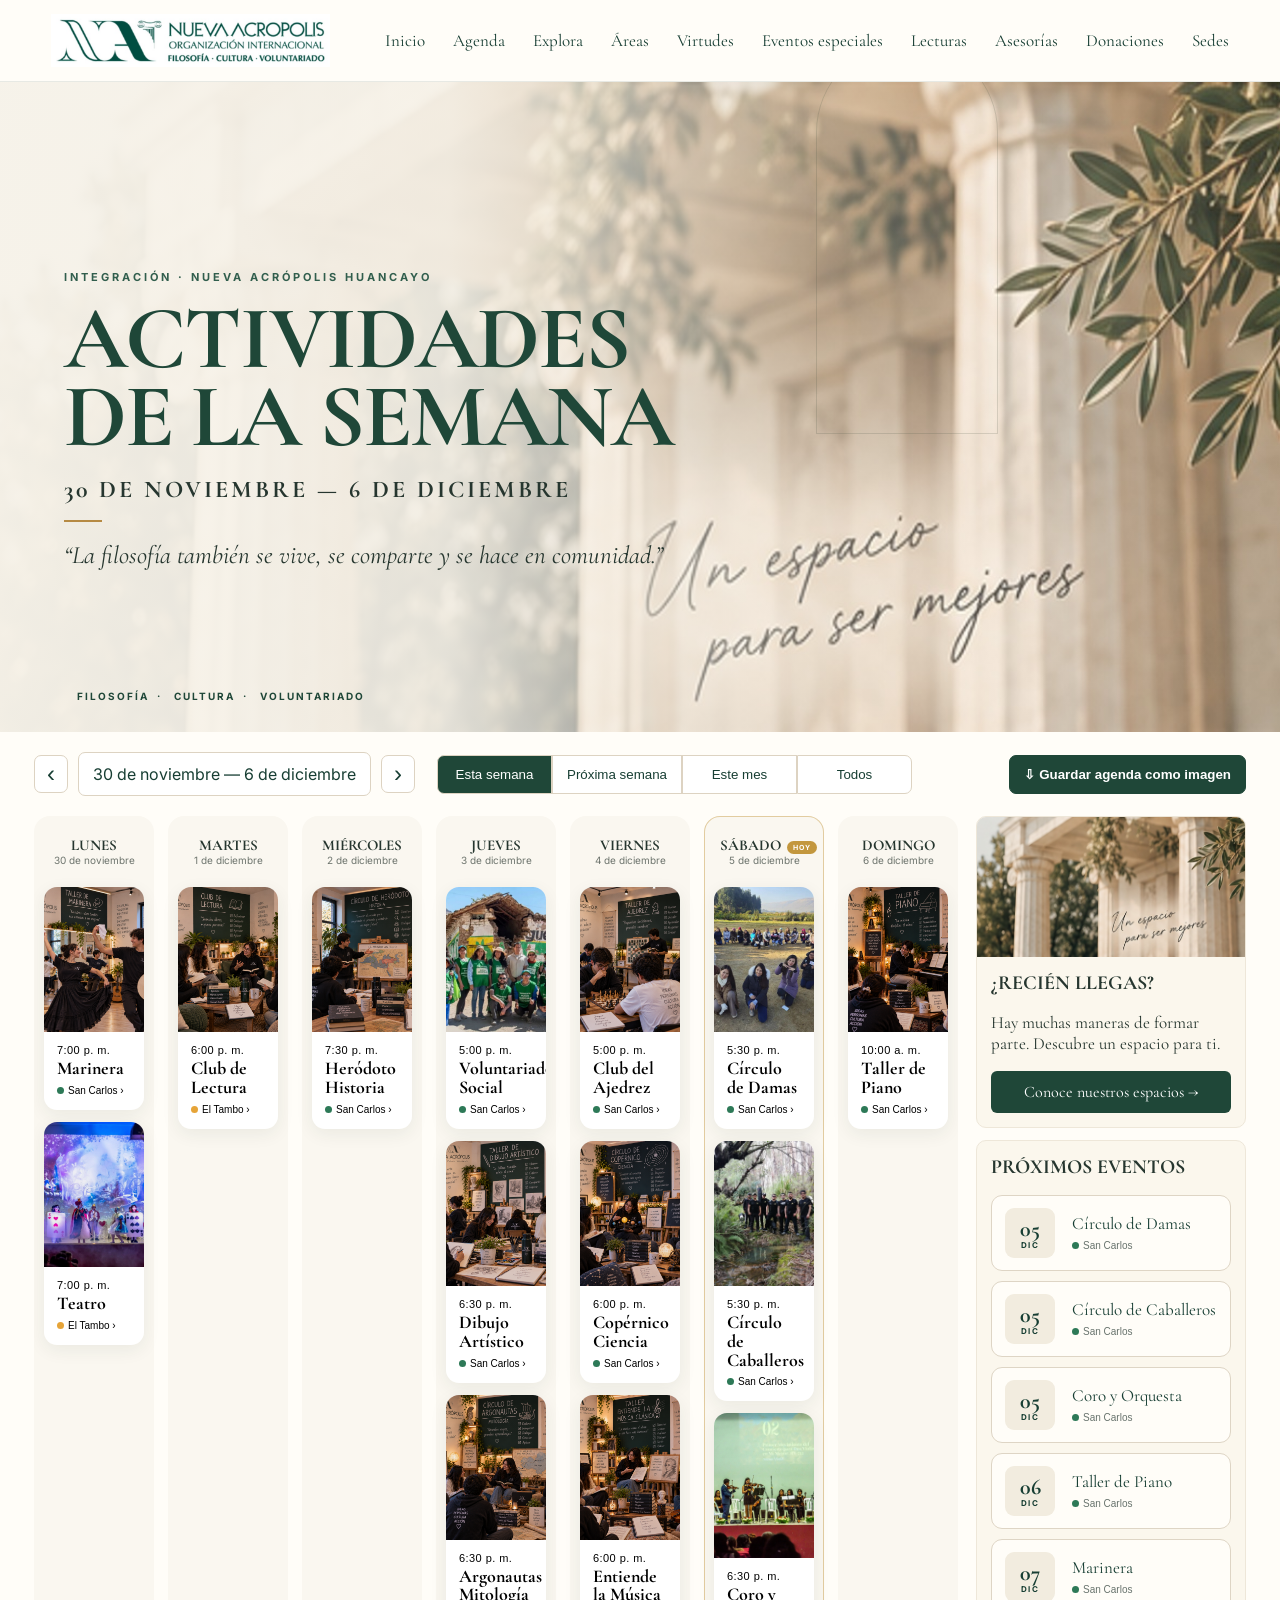
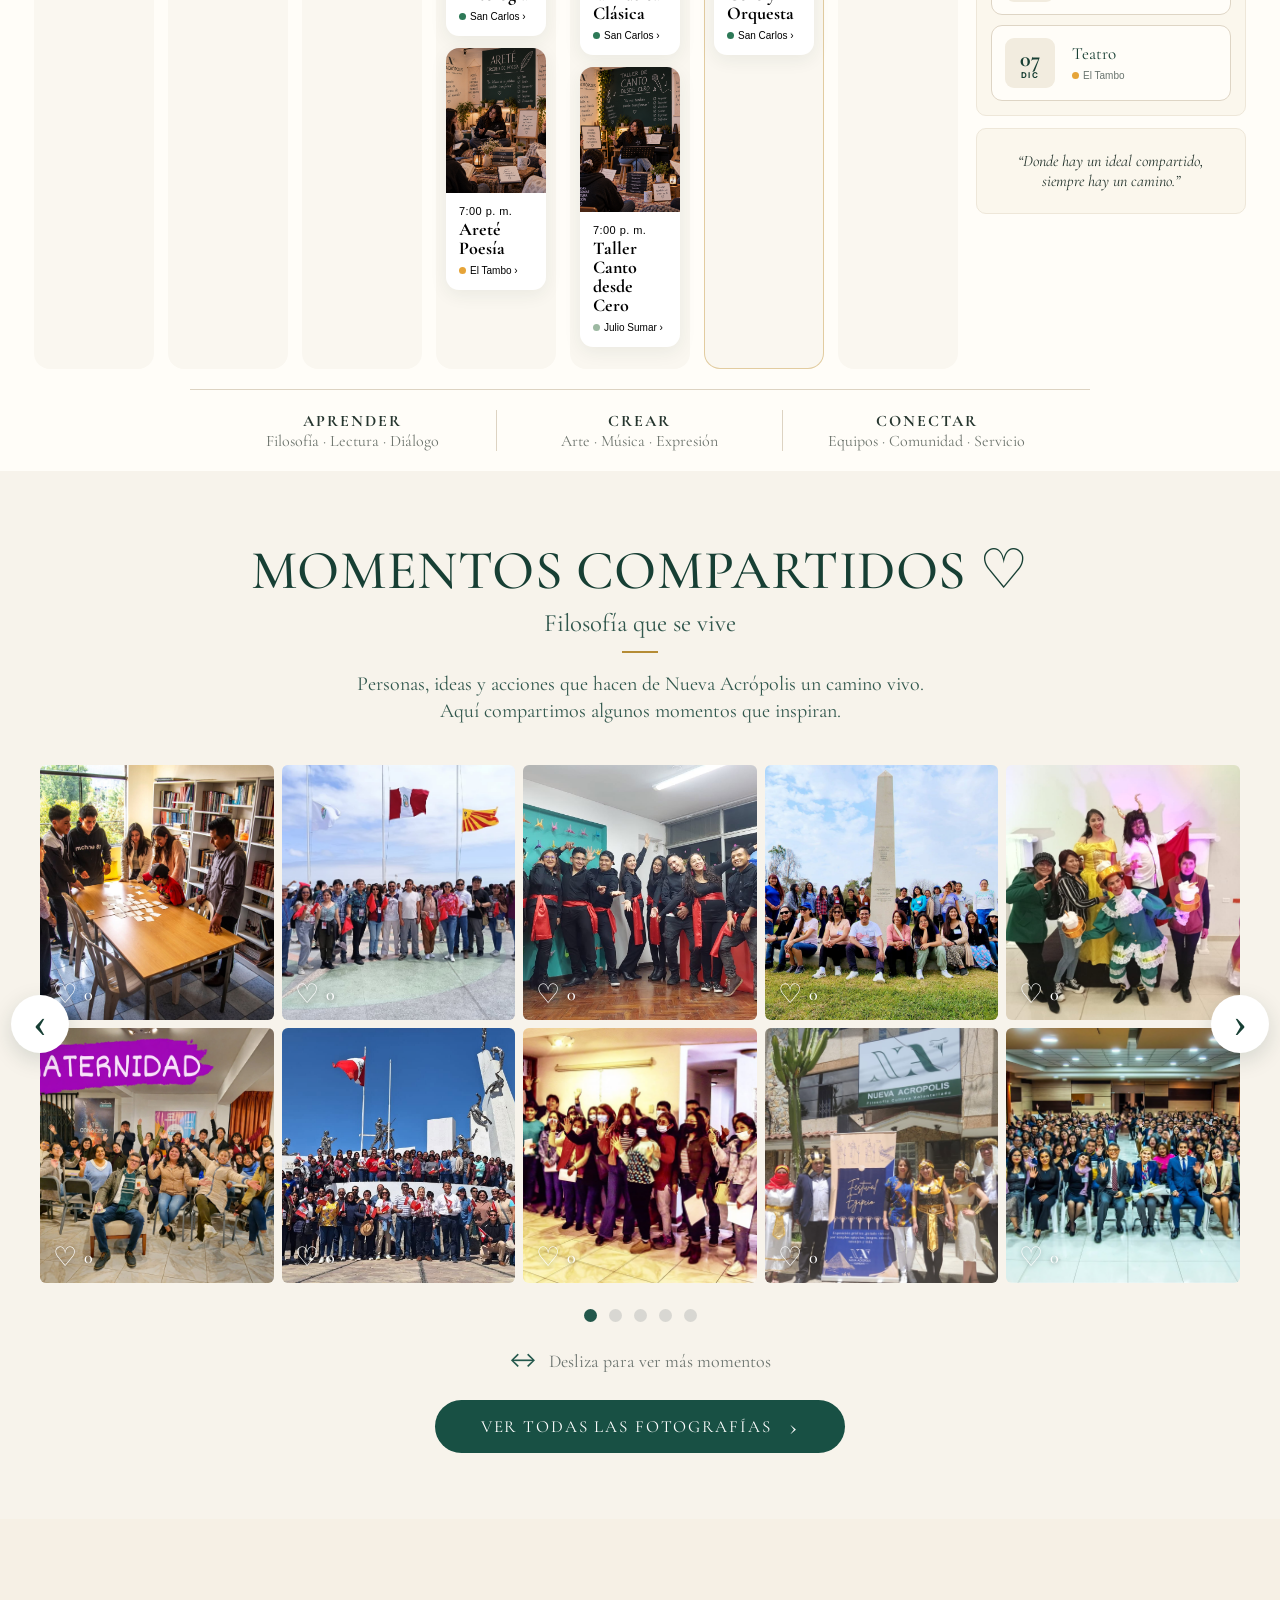
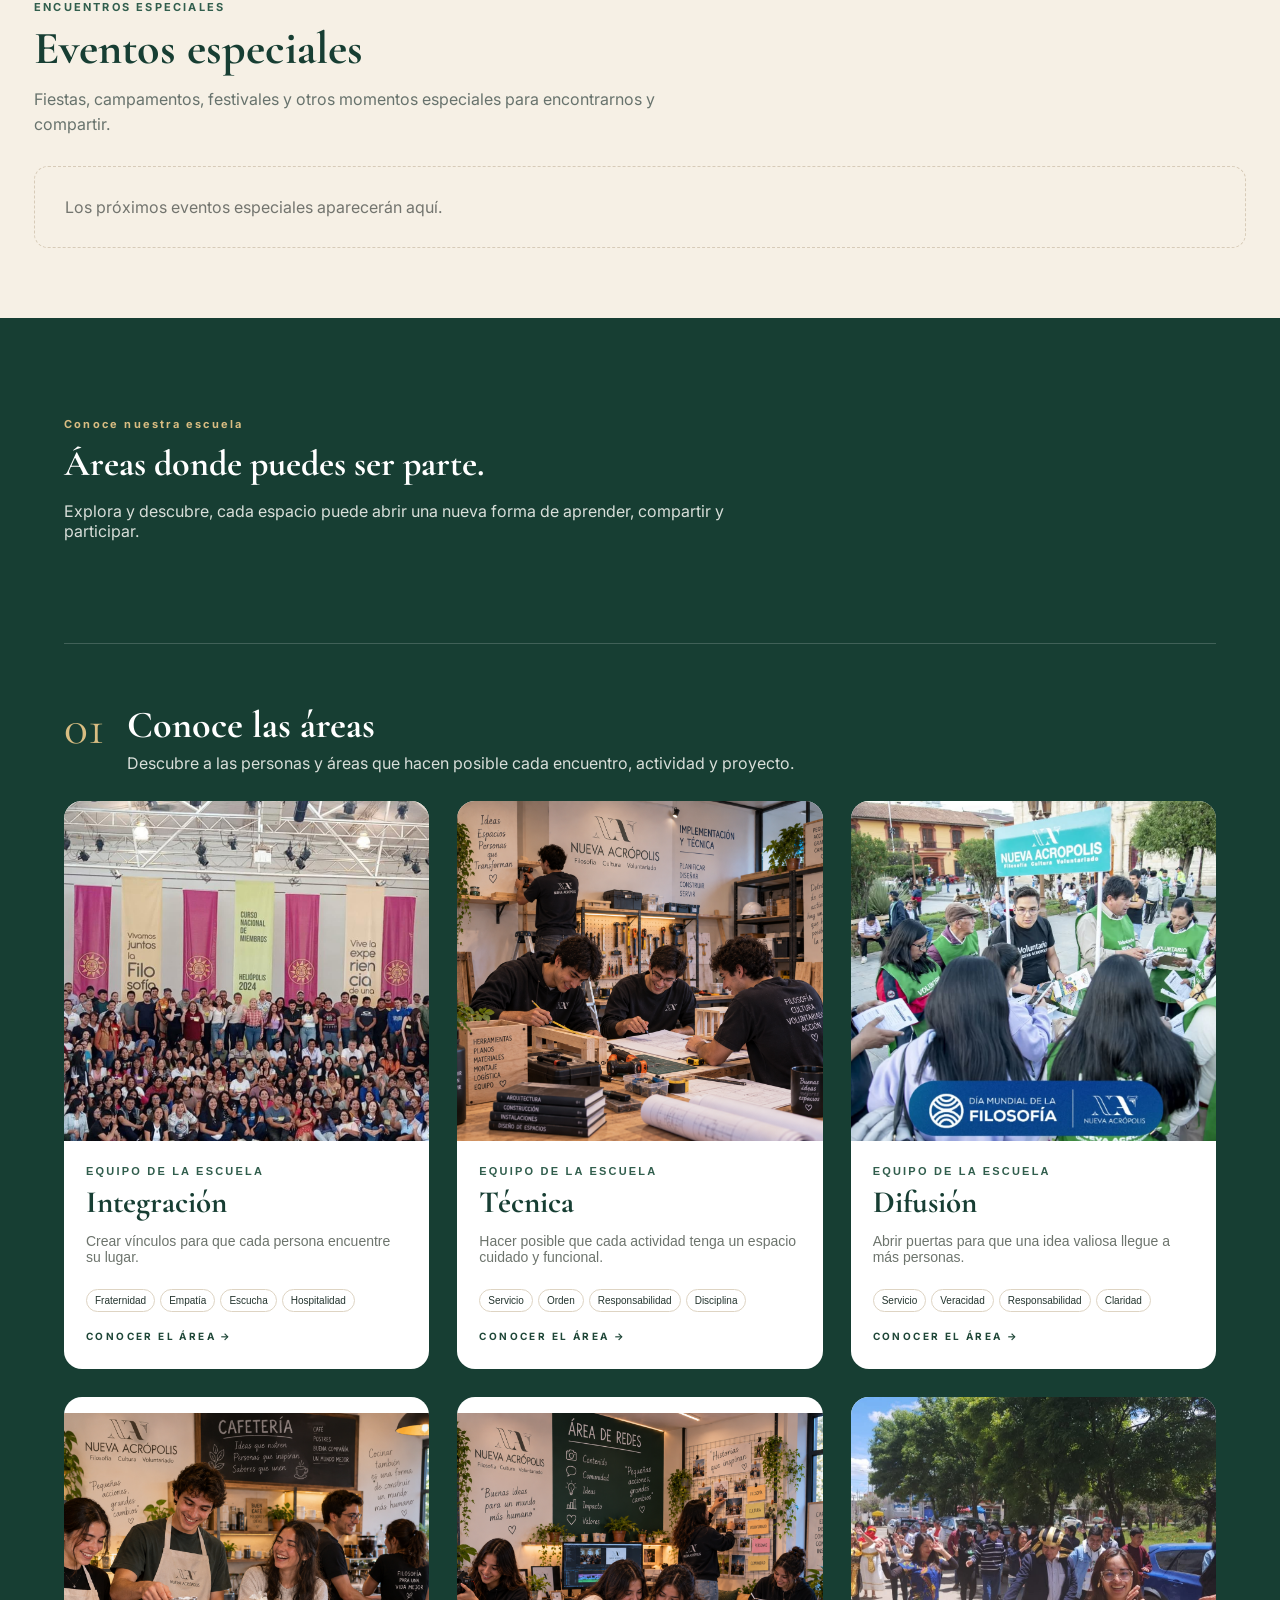
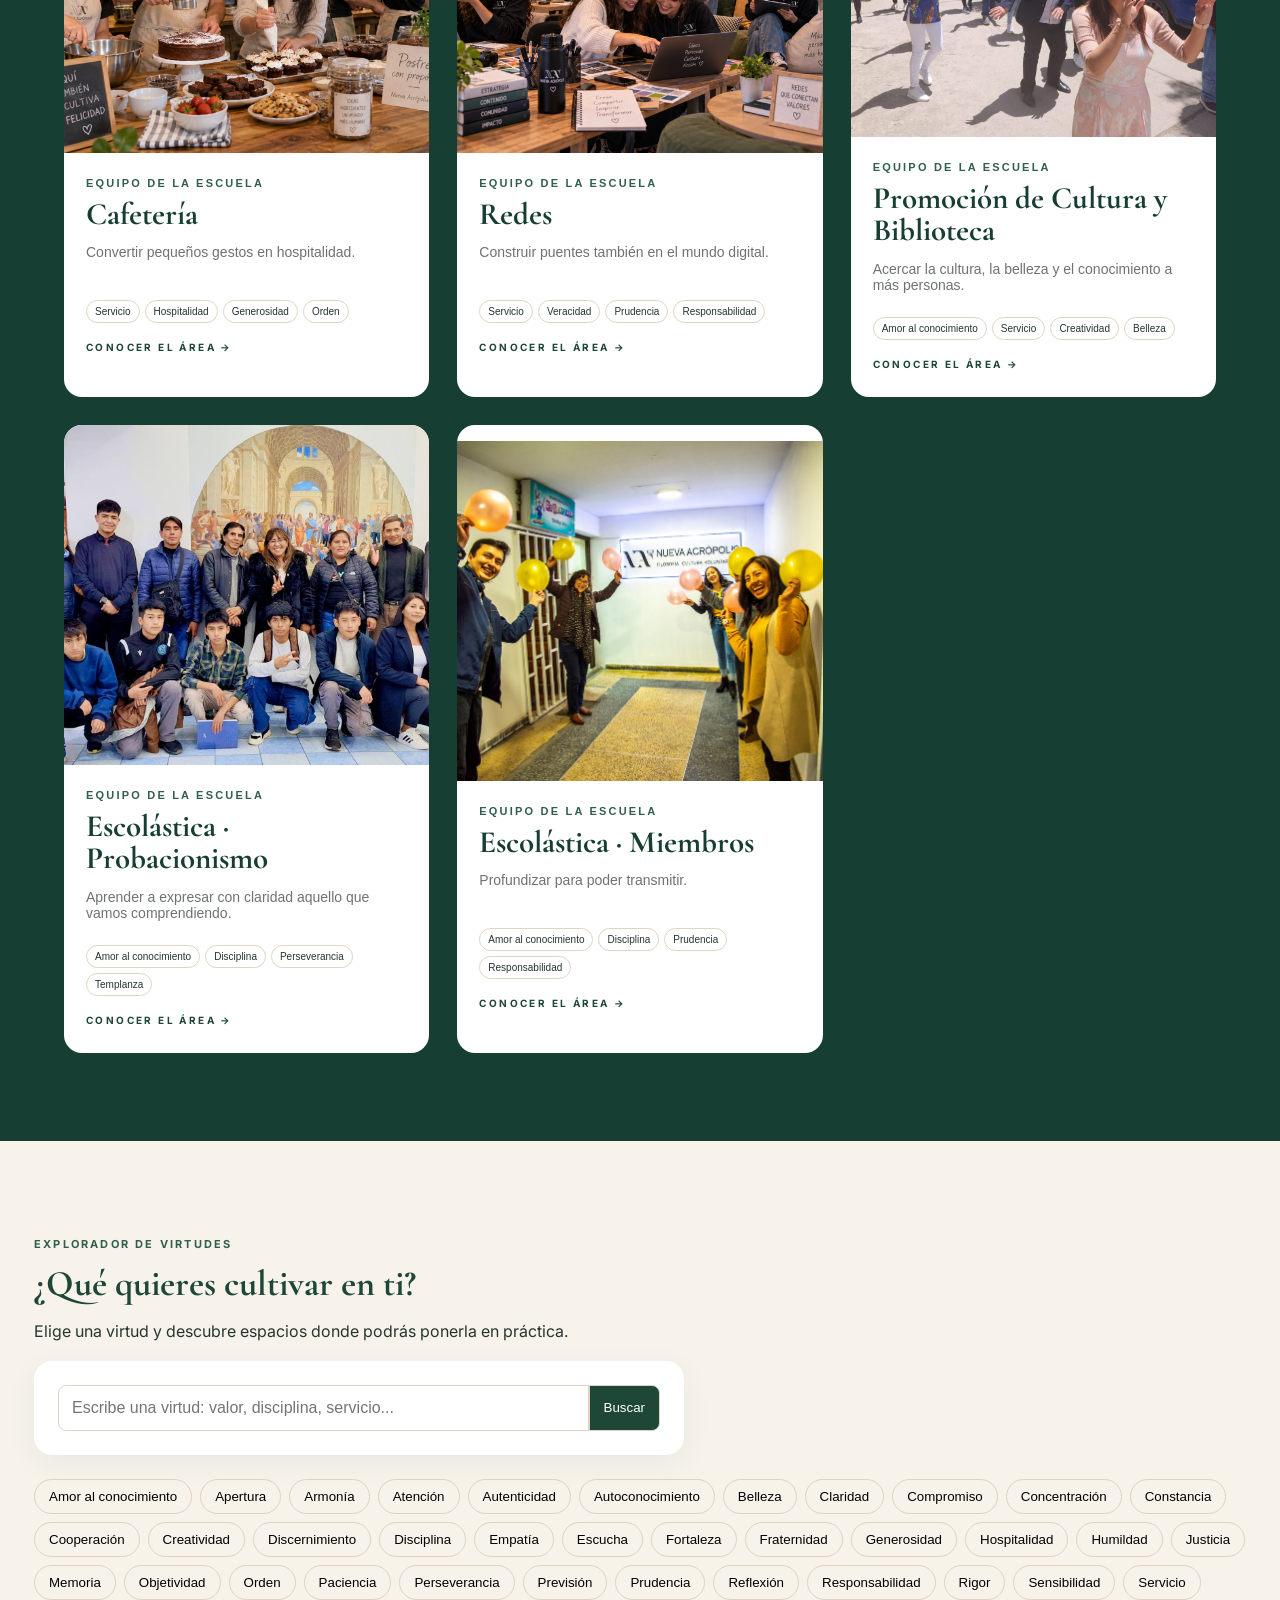
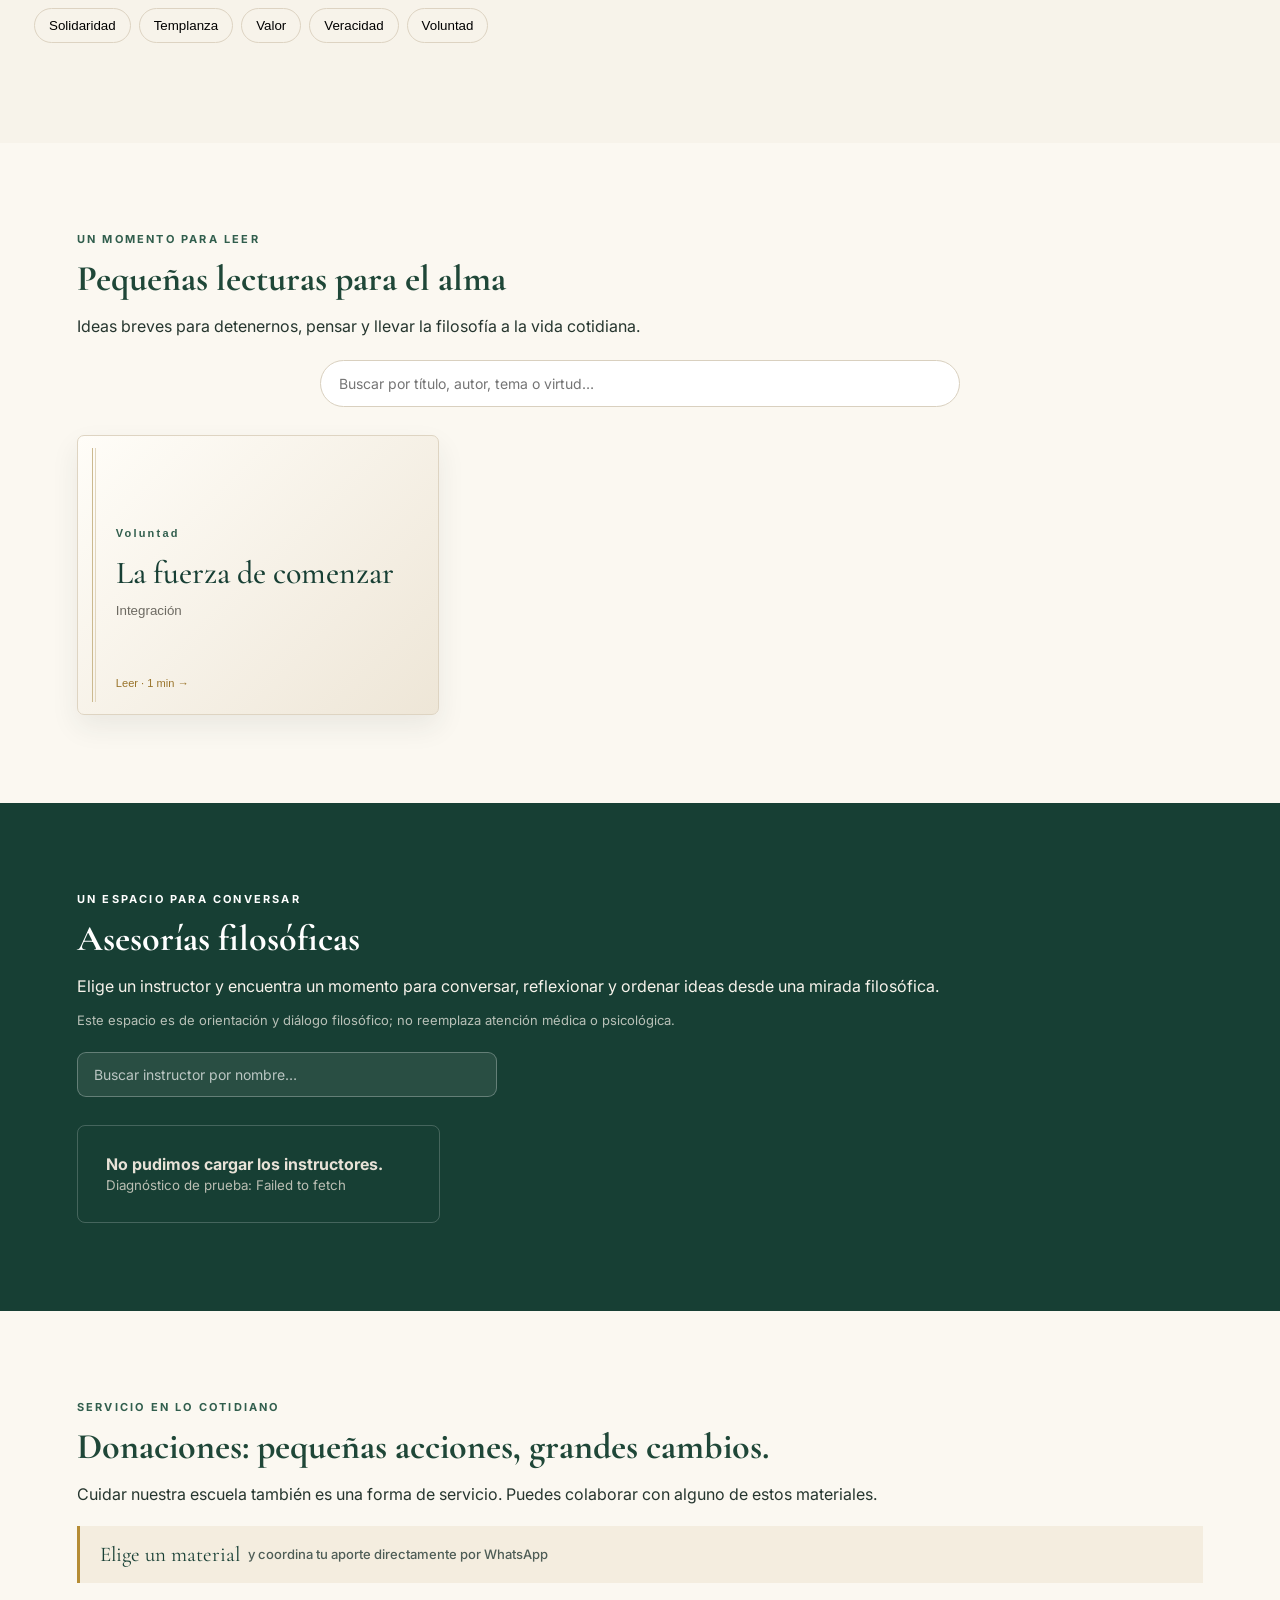
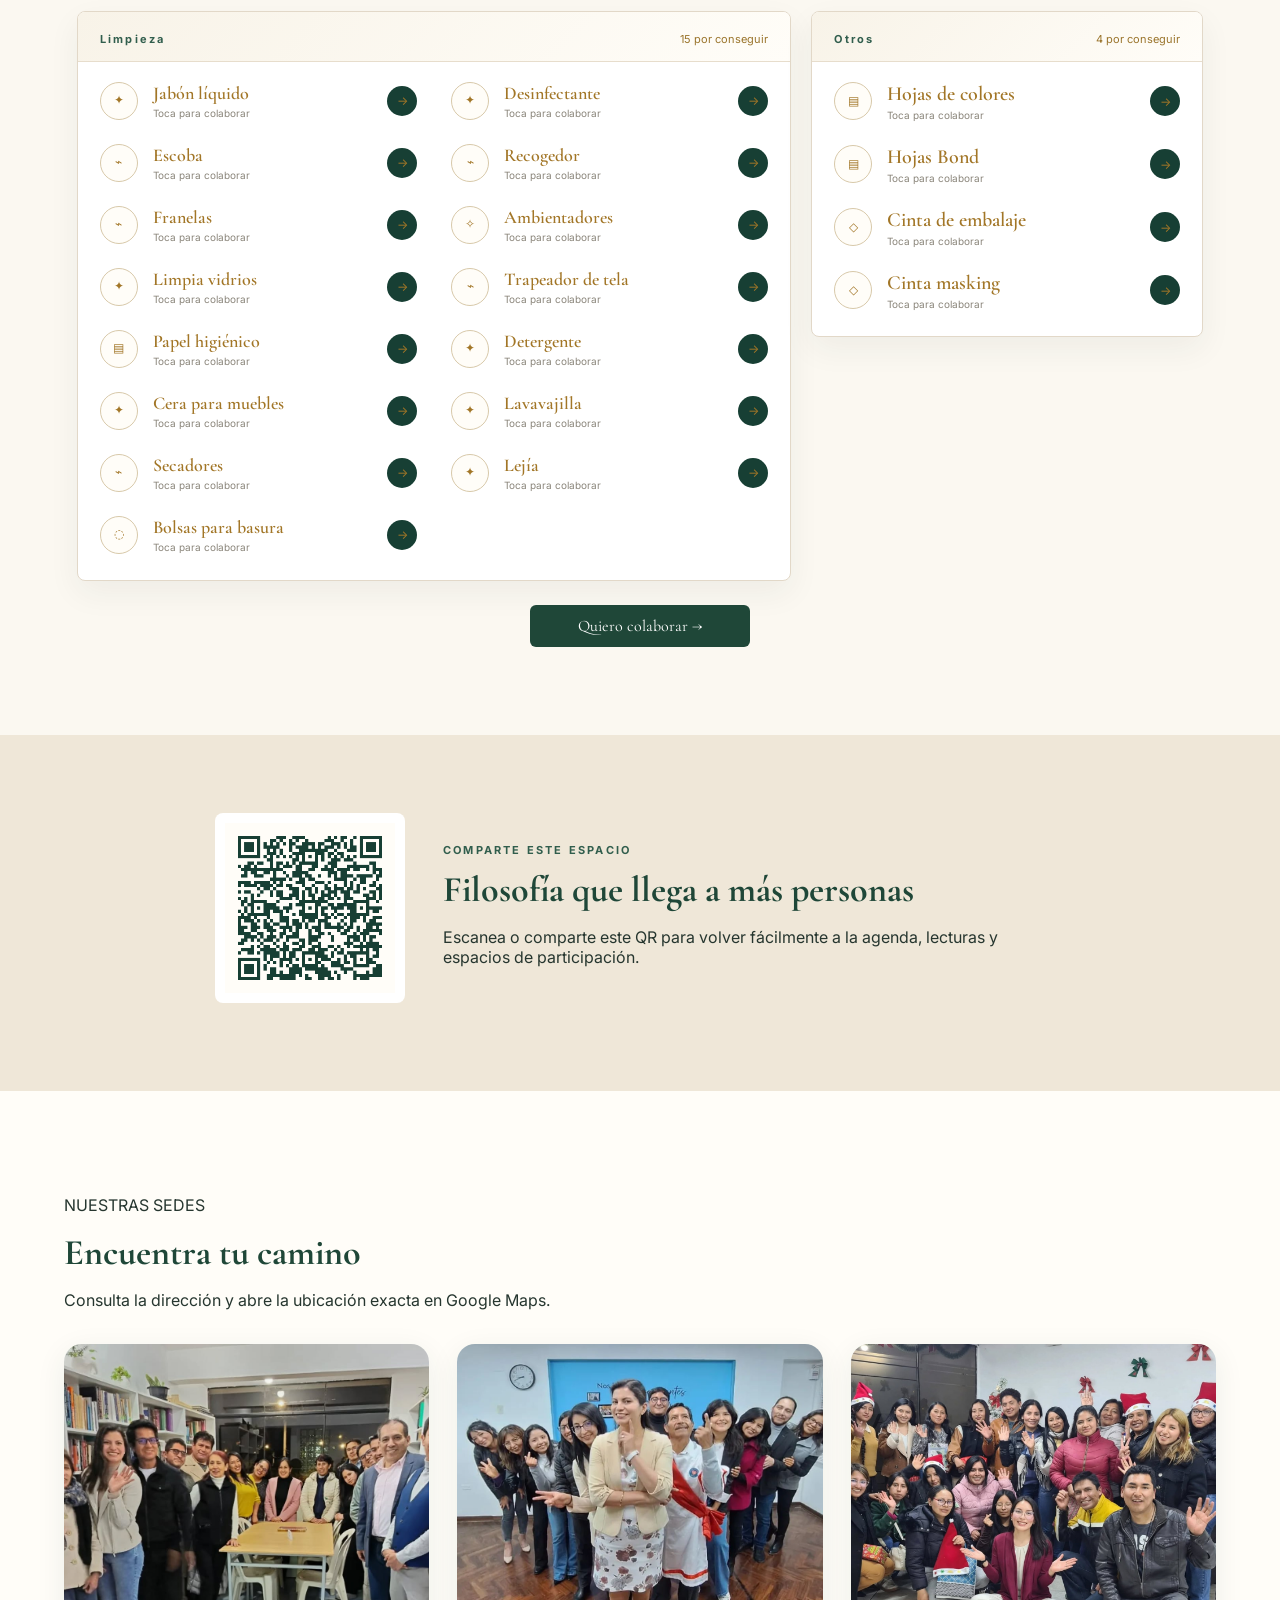
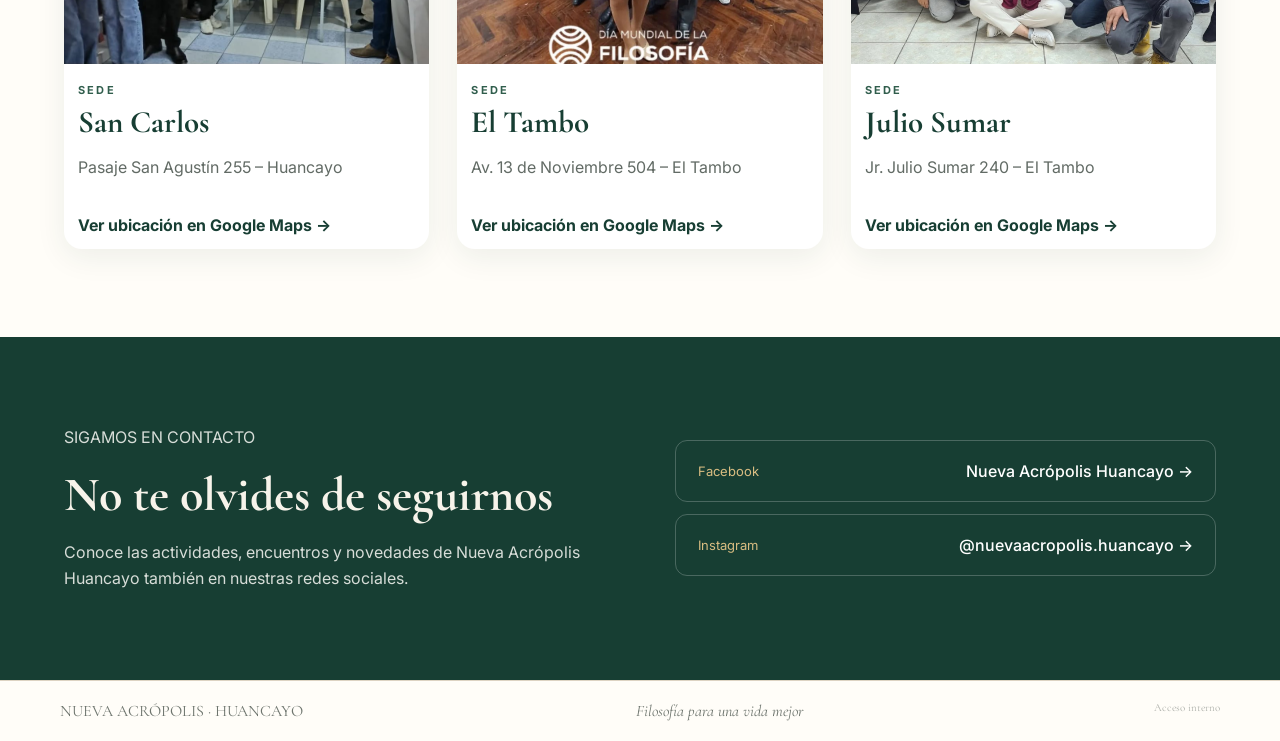
<file: index.html>
<!DOCTYPE html>
<html lang="es">
<head>
  <meta charset="UTF-8">
  <meta name="viewport" content="width=device-width, initial-scale=1.0">
  <meta name="theme-color" content="#1f4738">
  <title>Nueva Acrópolis Huancayo</title>
  <link rel="icon" type="image/png" href="img/favicon.png">
  <link rel="apple-touch-icon" href="img/favicon-180.png">
  <link rel="stylesheet" href="style.css">
</head>
<body>
<header class="topbar">
  <a class="brand" href="#inicio" aria-label="Nueva Acrópolis"><img src="img/logo-nueva-acropolis.png" alt="Nueva Acrópolis · Filosofía · Cultura · Voluntariado"></a>
  <button class="menu-btn" id="menuBtn" aria-label="Abrir menú">☰</button>
  <nav id="nav">
    <a href="#inicio">Inicio</a><a href="#agenda">Agenda</a>
    <a href="#explorar">Explora</a><a href="#descubre">Áreas</a><a href="#virtudes">Virtudes</a>
    <a href="#eventos-importantes">Eventos especiales</a><a href="#lecturas">Lecturas</a><a href="#asesorias">Asesorías</a><a href="#donaciones">Donaciones</a><a href="#sedes">Sedes</a>
  </nav>
</header>

<main id="inicio">
  <section class="hero">
    <div class="hero-copy">
      <p class="eyebrow">INTEGRACIÓN · NUEVA ACRÓPOLIS HUANCAYO</p>
      <h1>ACTIVIDADES<br>DE LA SEMANA</h1>
      <h2 id="heroWeek">—</h2>
      <div class="gold-line"></div>
      <blockquote>“La filosofía también se vive, se comparte y se hace en comunidad.”</blockquote>
    </div>
    <div class="hero-simple-values">FILOSOFÍA&nbsp;&nbsp;·&nbsp;&nbsp; CULTURA&nbsp;&nbsp;·&nbsp;&nbsp; VOLUNTARIADO</div>
  </section>

  <section class="agenda-shell" id="agenda">
    <div class="agenda-tools">
      <button id="prevWeek" class="icon-btn" title="Semana anterior">‹</button>
      <div class="date-pill" id="weekPill">📅 —</div>
      <button id="nextWeek" class="icon-btn" title="Semana siguiente">›</button>
      <div class="view-tabs">
        <button class="active" data-view="week">Esta semana</button>
        <button data-view="next">Próxima semana</button>
        <button data-view="month">Este mes</button>
        <button data-view="all">Todos</button>
      </div>
      <button class="download-btn" id="downloadAgenda">⇩ Guardar agenda como imagen</button>
    </div>

    <div class="mobile-day-tabs" id="mobileDays"></div>
    <div class="calendar-layout">
      <div class="week-grid" id="weekGrid"></div>
      <aside class="sidebar">
        <article class="welcome-card">
          <div class="welcome-photo"></div>
          <div class="pad">
            <h3>¿RECIÉN LLEGAS?</h3>
            <p>Hay muchas maneras de formar parte. Descubre un espacio para ti.</p>
            <a class="primary-btn" href="#explorar">Conoce nuestros espacios →</a>
          </div>
        </article>
        <article class="upcoming">
          <div class="section-head"><h3>PRÓXIMOS EVENTOS</h3></div>
          <div id="upcomingList"></div>
        </article>
        <article class="quote-card">“Donde hay un ideal compartido,<br>siempre hay un camino.”</article>
      </aside>
    </div>
  </section>

  <section class="pathways" id="explorar">
    <div><b>APRENDER</b><span>Filosofía · Lectura · Diálogo</span></div>
    <div><b>CREAR</b><span>Arte · Música · Expresión</span></div>
    <div><b>CONECTAR</b><span>Equipos · Comunidad · Servicio</span></div>
  </section>


<section class="ideals-gallery-section" id="nuestros-ideales">
  <div class="ideals-gallery-inner">
    <div class="ideals-intro">
      <h2>MOMENTOS COMPARTIDOS ♡</h2>
      <p class="ideals-subtitle">Filosofía que se vive</p>
      <span class="ideals-divider" aria-hidden="true"></span>
      <p class="ideals-description">Personas, ideas y acciones que hacen de Nueva Acrópolis un camino vivo.<br>Aquí compartimos algunos momentos que inspiran.</p>
    </div>
    <div id="schoolGallery" class="school-gallery"></div>
  </div>
</section>

<section class="important-events-section" id="eventos-importantes">
  <div class="important-events-heading">
    <p class="eyebrow">ENCUENTROS ESPECIALES</p>
    <h2>Eventos especiales</h2>
    <p>Fiestas, campamentos, festivales y otros momentos especiales para encontrarnos y compartir.</p>
  </div>
  <div id="importantEventsGrid" class="important-events-grid"></div>
</section>

  <section class="content-section discovery-section" id="descubre">
    <p class="eyebrow">Conoce nuestra escuela</p>
    <div class="section-head">
      <div><h2>Áreas donde puedes ser parte.</h2><p>Explora y descubre, cada espacio puede abrir una nueva forma de aprender, compartir y participar.</p></div>
    </div>
    <div class="discover-block teams-block">
      <div class="discover-heading"><span>01</span><div><h3>Conoce las áreas</h3><p>Descubre a las personas y áreas que hacen posible cada encuentro, actividad y proyecto.</p></div></div>
      <div class="cards-grid" id="serviceSpacesGrid"></div>
    </div>
  </section>

  <section class="content-section virtue-section" id="virtudes">
    <p class="eyebrow">EXPLORADOR DE VIRTUDES</p>
    <h2>¿Qué quieres cultivar en ti?</h2>
    <p>Elige una virtud y descubre espacios donde podrás ponerla en práctica.</p>
    <div class="virtue-search"><input id="virtueInput" placeholder="Escribe una virtud: valor, disciplina, servicio..."><button id="virtueBtn">Buscar</button></div>
    <div class="virtue-chips" id="virtueChips"></div>
    <div id="virtueResults"></div>
  </section>

<section class="content-section readings-section" id="lecturas">
  <p class="eyebrow">UN MOMENTO PARA LEER</p>
  <h2>Pequeñas lecturas para el alma</h2>
  <p>Ideas breves para detenernos, pensar y llevar la filosofía a la vida cotidiana.</p>
  <div class="reading-toolbar"><input id="readingSearch" placeholder="Buscar por título, autor, tema o virtud…"></div>
  <div class="reading-grid" id="readingGrid"></div>
</section>

<section class="content-section counseling-section" id="asesorias">
  <p class="eyebrow">UN ESPACIO PARA CONVERSAR</p>
  <h2>Asesorías filosóficas</h2>
  <p>Elige un instructor y encuentra un momento para conversar, reflexionar y ordenar ideas desde una mirada filosófica.</p>
  <p class="counseling-note">Este espacio es de orientación y diálogo filosófico; no reemplaza atención médica o psicológica.</p>
  <div class="instructor-tools"><input id="instructorSearch" type="search" placeholder="Buscar instructor por nombre…" aria-label="Buscar instructor"></div><div class="instructor-grid" id="instructorGrid"><div class="soft-empty">Cargando instructores y horarios…</div></div>
</section>

<section class="content-section donations-section" id="donaciones">
  <p class="eyebrow">SERVICIO EN LO COTIDIANO</p>
  <h2>Donaciones: pequeñas acciones, grandes cambios.</h2>
  <p>Cuidar nuestra escuela también es una forma de servicio. Puedes colaborar con alguno de estos materiales.</p>
  <div class="donation-summary"><span>Elige un material</span><strong>y coordina tu aporte directamente por WhatsApp</strong></div><div class="donation-grid" id="donationGrid"></div>
  <div class="donation-contact"><a id="donationContactBtn" class="primary-btn" target="_blank" rel="noopener" href="#">Quiero colaborar →</a></div>
</section>

<section class="content-section qr-section" id="compartir">
  <div class="qr-card"><img src="img/qr-integracion.png" alt="Código QR de la página de Integración"><div><p class="eyebrow">COMPARTE ESTE ESPACIO</p><h2>Filosofía que llega a más personas</h2><p>Escanea o comparte este QR para volver fácilmente a la agenda, lecturas y espacios de participación.</p></div></div>
</section>

<section class="content-section" id="sedes">
  <div class="section-wrap">
    <p class="section-kicker">NUESTRAS SEDES</p>
    <h2 class="section-title">Encuentra tu camino</h2>
    <p class="section-intro">Consulta la dirección y abre la ubicación exacta en Google Maps.</p>
    <div class="venue-grid" id="venueGrid"></div>
  </div></section>
</main>

<div class="modal" id="detailModal" aria-hidden="true">
  <div class="modal-backdrop" data-close></div>
  <article class="modal-card">
    <button class="modal-close" data-close aria-label="Cerrar">×</button>
    <div id="modalContent"></div>
  </article>
</div>

<nav class="mobile-nav">
  <a href="#inicio">⌂<span>Inicio</span></a><a href="#agenda">▦<span>Agenda</span></a>
  <a href="#explorar">◇<span>Explorar</span></a><a href="#lecturas">▤<span>Lecturas</span></a>
</nav>


<section class="social-section" id="redes-sociales">
  <div class="section-wrap social-inner">
    <div>
      <p class="section-kicker">SIGAMOS EN CONTACTO</p>
      <h2>No te olvides de seguirnos</h2>
      <p>Conoce las actividades, encuentros y novedades de Nueva Acrópolis Huancayo también en nuestras redes sociales.</p>
    </div>
    <div class="social-links">
      <a href="https://www.facebook.com/acropolisperu.huancayo" target="_blank" rel="noopener"><span>Facebook</span><b>Nueva Acrópolis Huancayo →</b></a>
      <a href="https://www.instagram.com/nuevaacropolis.huancayo/" target="_blank" rel="noopener"><span>Instagram</span><b>@nuevaacropolis.huancayo →</b></a>
    </div>
  </div>
</section>

<footer>NUEVA ACRÓPOLIS · HUANCAYO <em>Filosofía para una vida mejor</em><a class="admin-entry" href="admin.html" title="Acceso para miembros autorizados">Acceso interno</a></footer>

<script src="data/sedes.js"></script>
<script src="data/agenda.js?v=37m"></script>
<script src="data/espacios.js"></script>
<script src="data/eventos-importantes.js"></script>
  <script src="data/galeria.js"></script>
  <script src="data/lecturas.js"></script>
  <script src="data/donaciones-fallback.js"></script>
<script src="agenda-export-images.js?v=37m"></script>
  <script src="script.js?v=37m"></script>
  <script src="supabase-config.js?v=37m"></script>
  <script src="na-supabase.js?v=37m"></script>
  <script src="asesorias-supabase.js"></script>
  <script src="v33.js?v=37m"></script>
<script src="public-content-supabase.js"></script>
</body>
</html>
</file>
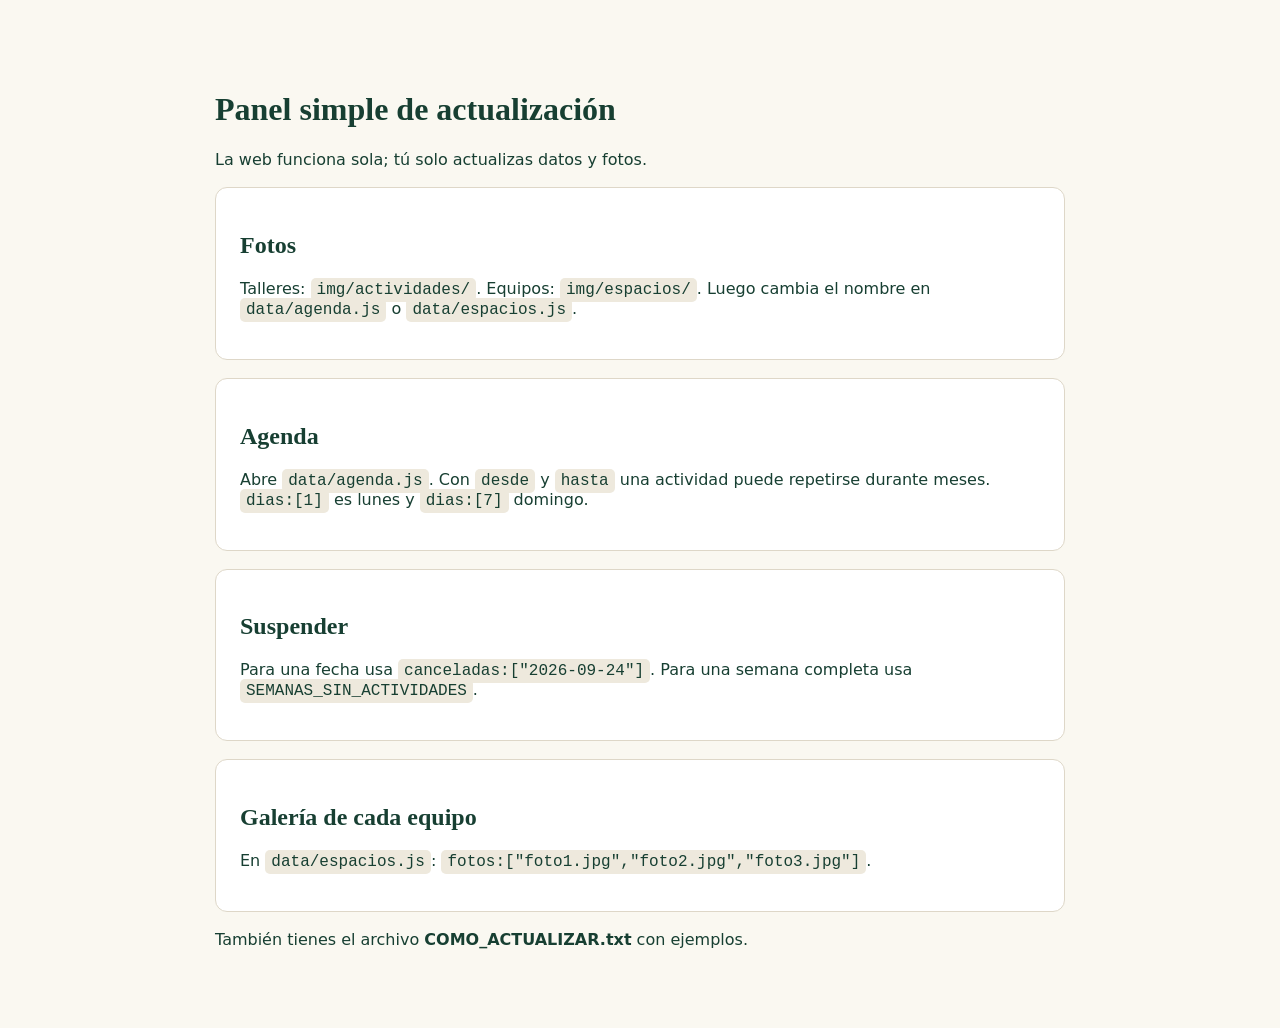
<file: EDITOR.html>
<!doctype html><html lang="es"><meta charset="utf-8"><meta name="viewport" content="width=device-width"><title>Guía de edición</title><style>body{font:16px system-ui;max-width:850px;margin:50px auto;padding:20px;color:#173f32;background:#faf8f1}h1,h2{font-family:Georgia,serif}code,pre{background:#eee9dd;padding:3px 6px;border-radius:5px}section{background:white;padding:24px;margin:18px 0;border:1px solid #ded7c8;border-radius:12px}</style><h1>Panel simple de actualización</h1><p>La web funciona sola; tú solo actualizas datos y fotos.</p><section><h2>Fotos</h2><p>Talleres: <code>img/actividades/</code>. Equipos: <code>img/espacios/</code>. Luego cambia el nombre en <code>data/agenda.js</code> o <code>data/espacios.js</code>.</p></section><section><h2>Agenda</h2><p>Abre <code>data/agenda.js</code>. Con <code>desde</code> y <code>hasta</code> una actividad puede repetirse durante meses. <code>dias:[1]</code> es lunes y <code>dias:[7]</code> domingo.</p></section><section><h2>Suspender</h2><p>Para una fecha usa <code>canceladas:["2026-09-24"]</code>. Para una semana completa usa <code>SEMANAS_SIN_ACTIVIDADES</code>.</p></section><section><h2>Galería de cada equipo</h2><p>En <code>data/espacios.js</code>: <code>fotos:["foto1.jpg","foto2.jpg","foto3.jpg"]</code>.</p></section><p>También tienes el archivo <b>COMO_ACTUALIZAR.txt</b> con ejemplos.</p></html>
</file>
<file: style.css>
@import url('https://fonts.googleapis.com/css2?family=Cormorant+Garamond:wght@500;600;700&family=Inter:wght@400;500;600;700&display=swap');
:root{--green:#1f4738;--green2:#315e4d;--cream:#f7f3e9;--paper:#fffdf8;--gold:#c59b4c;--orange:#e6a438;--sage:#9db9a2;--ink:#26332d;--muted:#6f746f;--line:#ded8ca;--shadow:0 10px 28px rgba(41,48,42,.08)}
*{box-sizing:border-box}html{scroll-behavior:smooth}body{margin:0;background:var(--paper);color:var(--ink);font-family:Inter,Arial,sans-serif}.topbar{height:76px;display:flex;align-items:center;padding:0 clamp(18px,5vw,64px);gap:36px;border-bottom:1px solid #eee8dc;background:rgba(255,253,248,.96);position:sticky;top:0;z-index:30}.brand{display:flex;align-items:center;gap:10px;text-decoration:none;color:var(--green);margin-right:auto;font-family:"Cormorant Garamond",serif;font-weight:700}.brand-mark{font-size:30px;border-right:1px solid var(--gold);padding-right:10px}.brand small{display:block;font-family:Inter;font-size:8px;letter-spacing:3px}.topbar nav{display:flex;gap:28px}.topbar nav a{text-decoration:none;color:var(--ink);font-family:"Cormorant Garamond",serif;font-size:17px}.menu-btn{display:none;border:0;background:none;font-size:24px}.hero{min-height:285px;display:grid;grid-template-columns:1fr 320px;padding:38px clamp(22px,6vw,80px);background:linear-gradient(90deg,rgba(247,243,233,.96),rgba(247,243,233,.70)),radial-gradient(circle at 70% 20%,#b8b19e,#ebe3d2 45%,#f7f3e9 70%);position:relative;overflow:hidden}.hero:after{content:"";position:absolute;right:22%;top:-40px;width:180px;height:390px;border:1px solid rgba(74,84,68,.18);border-radius:90px 90px 0 0}.eyebrow{font-size:11px;letter-spacing:2.2px;color:var(--green2);font-weight:700}.hero h1,.content-section h2{font-family:"Cormorant Garamond",serif;color:var(--green);margin:0}.hero h1{font-size:clamp(42px,5vw,66px);line-height:.82}.hero h2{font-family:"Cormorant Garamond",serif;letter-spacing:3px;margin:12px 0 0}.gold-line{width:38px;border-top:2px solid var(--gold);margin:16px 0}.hero blockquote{font-family:"Cormorant Garamond",serif;font-style:italic;font-size:22px;margin:0;max-width:470px}.hero-side{align-self:center;display:flex;flex-direction:column;gap:8px;letter-spacing:2px;font-family:"Cormorant Garamond",serif}.hero-side i{margin-top:18px;color:var(--muted);font-size:13px}.agenda-shell{padding:20px clamp(14px,3vw,34px) 0}.agenda-tools{display:flex;align-items:center;gap:10px;flex-wrap:wrap}.icon-btn,.date-pill,.view-tabs button,.download-btn,.space-tabs button,.virtue-search button{border:1px solid var(--line);background:#fff;padding:11px 14px;border-radius:7px;color:var(--ink)}.icon-btn{font-size:24px;padding:4px 12px}.view-tabs{display:flex;margin-left:12px}.view-tabs button{border-radius:0;min-width:115px}.view-tabs button:first-child{border-radius:7px 0 0 7px}.view-tabs button:last-child{border-radius:0 7px 7px 0}.view-tabs .active,.space-tabs .active{background:var(--green);color:#fff}.download-btn{margin-left:auto;background:var(--green);color:#fff;border-color:var(--green);font-weight:600}.calendar-layout{display:grid;grid-template-columns:minmax(0,1fr) 270px;gap:18px;margin-top:20px}.week-grid{display:grid;grid-template-columns:repeat(7,minmax(120px,1fr));gap:7px;overflow-x:auto}.day-column{background:#faf8f2;border:1px solid #eee9de;border-radius:10px;min-height:420px;padding:6px}.day-head{text-align:center;padding:6px;font-family:"Cormorant Garamond",serif;font-weight:700}.day-head small{display:block;font-family:Inter;color:var(--muted);font-size:10px;font-weight:400}.event-card{display:block;width:100%;border:1px solid #e3ded2;background:#fff;border-radius:7px;margin:7px 0;padding:0;text-align:left;overflow:hidden;cursor:pointer}.event-img{height:60px;background:linear-gradient(135deg,#d9d0bd,#8c9a83);position:relative}.event-img:after{content:"";position:absolute;inset:0;background:linear-gradient(transparent,rgba(0,0,0,.10))}.event-body{padding:8px}.event-time{font-size:10px}.event-name{font-family:"Cormorant Garamond",serif;font-weight:700;font-size:16px;line-height:1}.venue-tag{font-size:9px;margin-top:6px;display:flex;align-items:center;gap:4px}.dot{width:7px;height:7px;border-radius:50%;display:inline-block}.san-carlos{background:#2d7957}.el-tambo{background:var(--orange)}.julio-sumar{background:var(--sage)}.sidebar{display:flex;flex-direction:column;gap:12px}.welcome-card,.upcoming,.quote-card{border:1px solid #eee7d9;background:#fbf7ed;border-radius:10px;overflow:hidden}.welcome-photo{height:80px;background:linear-gradient(120deg,#d7c9ac,#8c9b7e)}.pad,.upcoming{padding:14px}.welcome-card h3,.upcoming h3{font-family:"Cormorant Garamond",serif;margin:0;font-size:20px}.welcome-card p{font-family:"Cormorant Garamond",serif;font-size:17px}.primary-btn{display:block;text-decoration:none;text-align:center;background:var(--green);color:#fff;padding:11px;border-radius:6px;font-family:"Cormorant Garamond",serif}.upcoming-row{display:flex;gap:10px;border-top:1px solid var(--line);padding:9px 0}.upcoming-date{font-family:"Cormorant Garamond",serif;font-size:18px;font-weight:700;min-width:40px}.upcoming-date small{font-family:Inter;font-size:8px;display:block}.upcoming-name{font-family:"Cormorant Garamond",serif}.quote-card{text-align:center;padding:22px;font-family:"Cormorant Garamond",serif;font-style:italic}.pathways{display:grid;grid-template-columns:repeat(3,1fr);max-width:900px;margin:20px auto 0;border-top:1px solid var(--line);padding:20px}.pathways div{text-align:center;border-right:1px solid var(--line)}.pathways div:last-child{border:0}.pathways b{font-family:"Cormorant Garamond",serif;letter-spacing:2px}.pathways span{display:block;color:var(--muted);font-family:"Cormorant Garamond",serif}.content-section{padding:64px clamp(18px,6vw,80px);max-width:1400px;margin:auto}.content-section h2{font-size:36px}.section-head{display:flex;justify-content:space-between;gap:20px}.section-head p{max-width:700px;color:var(--muted)}.space-tabs{margin:24px 0;display:flex;gap:8px}.cards-grid{display:grid;grid-template-columns:repeat(4,1fr);gap:14px}.space-card{border:1px solid var(--line);border-radius:12px;overflow:hidden;background:#fff;cursor:pointer;text-align:left;padding:0}.space-photo{height:140px;background:linear-gradient(145deg,#ded3bc,#7e927e)}.space-card-body{padding:14px}.space-card h3{font-family:"Cormorant Garamond",serif;font-size:21px;margin:0}.space-card p{font-size:12px;color:var(--muted)}.virtue-section{background:var(--cream);max-width:none}.virtue-section>*{max-width:1250px;margin-left:auto;margin-right:auto}.virtue-search{display:flex;max-width:650px;margin-top:20px}.virtue-search input{flex:1;min-width:0;border:1px solid var(--line);border-radius:8px 0 0 8px;padding:13px;font-size:16px}.virtue-search button{border-radius:0 8px 8px 0;background:var(--green);color:white}.virtue-chips{display:flex;gap:8px;flex-wrap:wrap;margin-top:14px}.virtue-chip{border:1px solid var(--line);background:#fff;border-radius:999px;padding:8px 12px;cursor:pointer}.result-grid{display:grid;grid-template-columns:repeat(3,1fr);gap:12px;margin-top:20px}.result-card{background:#fff;border:1px solid var(--line);border-radius:10px;padding:14px}.venue-grid{display:grid;grid-template-columns:repeat(3,1fr);gap:14px;margin-top:24px}.venue-card{border:1px solid var(--line);border-radius:12px;overflow:hidden}.venue-photo{height:150px;background:linear-gradient(140deg,#d9cdb7,#8c9b81)}.venue-card div:last-child{padding:14px}.venue-card h3{font-family:"Cormorant Garamond",serif;font-size:22px;margin:0}.venue-card a{color:var(--green);font-weight:700;text-decoration:none}.modal{display:none;position:fixed;inset:0;z-index:100}.modal.open{display:block}.modal-backdrop{position:absolute;inset:0;background:rgba(20,28,24,.58)}.modal-card{position:relative;background:var(--paper);width:min(760px,92vw);max-height:88vh;overflow:auto;margin:6vh auto;border-radius:16px;box-shadow:var(--shadow);padding:24px}.modal-close{position:absolute;right:14px;top:10px;border:0;background:none;font-size:30px}.modal-hero{height:220px;border-radius:10px;background:linear-gradient(140deg,#d8cbb2,#788b78);margin-bottom:18px}.modal-card h2{font-family:"Cormorant Garamond",serif;color:var(--green);font-size:36px;margin:0}.modal-card h4{font-family:"Cormorant Garamond",serif;font-size:20px;margin-bottom:4px}.modal-card p{line-height:1.6}.virtue-list{display:flex;gap:7px;flex-wrap:wrap}.virtue-list span{border:1px solid var(--line);border-radius:999px;padding:7px 10px;font-size:12px}.whatsapp{display:inline-block;background:var(--green);color:#fff;text-decoration:none;padding:12px 16px;border-radius:7px;margin-top:12px}.mobile-day-tabs,.mobile-nav{display:none}footer{border-top:1px solid var(--line);padding:20px clamp(18px,5vw,60px);display:flex;justify-content:space-between;font-family:"Cormorant Garamond",serif;color:var(--muted)}
@media(max-width:900px){.topbar{height:64px}.topbar nav{display:none;position:absolute;top:64px;left:0;right:0;background:var(--paper);padding:18px;flex-direction:column;border-bottom:1px solid var(--line)}.topbar nav.open{display:flex}.menu-btn{display:block}.hero{grid-template-columns:1fr;padding:26px 20px;min-height:245px}.hero-side{display:none}.hero h1{font-size:42px}.hero blockquote{font-size:18px}.agenda-tools .view-tabs{display:none}.download-btn{margin-left:0;width:100%}.calendar-layout{grid-template-columns:1fr}.sidebar{display:grid;grid-template-columns:1fr 1fr}.quote-card{display:none}.mobile-day-tabs{display:flex;overflow-x:auto;gap:6px;margin-top:15px}.mobile-day-tabs button{min-width:55px;border:1px solid var(--line);background:#fff;border-radius:9px;padding:8px}.mobile-day-tabs button.active{background:var(--green);color:#fff}.week-grid{display:block;overflow:visible}.day-column{display:none;min-height:0}.day-column.mobile-active{display:block}.day-head{display:none}.event-card{display:grid;grid-template-columns:78px 1fr}.event-img{height:100%}.cards-grid{grid-template-columns:repeat(2,1fr)}.result-grid{grid-template-columns:1fr 1fr}.venue-grid{grid-template-columns:1fr}.mobile-nav{display:flex;position:sticky;bottom:0;z-index:40;background:rgba(255,253,248,.97);border-top:1px solid var(--line);justify-content:space-around;padding:7px}.mobile-nav a{text-decoration:none;color:var(--ink);font-size:17px;text-align:center}.mobile-nav span{display:block;font-size:9px}.content-section{padding:42px 18px}footer{padding-bottom:70px}.pathways{padding:16px 8px}.pathways span{font-size:12px}}
@media(max-width:560px){.brand{font-size:13px}.brand-mark{font-size:24px}.hero h1{font-size:38px}.sidebar{grid-template-columns:1fr}.upcoming{display:none}.cards-grid{display:flex;overflow-x:auto}.space-card{min-width:230px}.space-photo{height:125px}.result-grid{grid-template-columns:1fr}.pathways b{font-size:13px}.pathways span{font-size:10px}.modal-card{padding:18px}.modal-hero{height:160px}.modal-card h2{font-size:29px}}

/* V3 — imágenes reales del proyecto + logo oficial */
.brand{height:58px;min-width:260px;display:flex;align-items:center}
.brand img{display:block;width:auto;height:48px;max-width:310px;object-fit:contain;object-position:left center}
.hero{
  background:
    linear-gradient(90deg,rgba(247,243,233,.94) 0%,rgba(247,243,233,.83) 38%,rgba(247,243,233,.25) 70%,rgba(247,243,233,.48) 100%),
    url("img/hero.jpg") center/cover no-repeat;
}
.event-img,.space-photo,.venue-photo,.modal-hero{
  background-size:cover!important;
  background-position:center!important;
  background-repeat:no-repeat!important;
}
.event-img{height:74px}
.space-photo{height:155px}
.venue-photo{height:175px}
.modal-hero{height:260px}
@media(max-width:900px){
  .brand{height:50px;min-width:0}
  .brand img{height:39px;max-width:225px}
  .event-img{height:100%;min-height:92px}
  .hero{background-position:58% center}
}
@media(max-width:560px){
  .brand img{height:34px;max-width:190px}
  .topbar{padding-left:14px;padding-right:14px}
}

/* V4 elegante + fotos protagonistas */
.event-img{height:130px}.space-photo{height:260px}.space-card{border-radius:12px;overflow:hidden;transition:.2s}.space-card:hover,.event-card:hover{transform:translateY(-3px);box-shadow:0 14px 30px rgba(31,71,56,.12)}.space-card-body{padding:20px}.space-card h3{font-size:27px;margin:6px 0}.discover{font-family:Inter,sans-serif;letter-spacing:2px;text-transform:uppercase;font-size:10px;font-weight:700;color:var(--green)}.today{background:#fffdf7;box-shadow:inset 0 0 0 1px rgba(195,151,62,.45)}.today-pill{margin-left:6px;padding:2px 6px;border-radius:20px;background:#c3973e;color:white;font:700 7px Inter,sans-serif;letter-spacing:1px}.day-empty{padding:24px 8px;text-align:center;color:#aaa;font-size:10px}.week-empty{padding:20px;margin:10px;border:1px dashed #c3973e;border-radius:9px;background:#fffaf0;text-align:center}.upcoming-button{width:100%;border:0;background:none;text-align:left;cursor:pointer}.modal-card{width:min(920px,94vw);padding:28px}.modal-hero{height:390px;border-radius:14px}.modal-columns{display:grid;grid-template-columns:1fr 1fr;gap:36px}.lead{font-size:18px}.contact-box{display:flex;justify-content:space-between;align-items:center;gap:18px;background:#f4efe3;border-radius:12px;padding:18px 20px;margin:22px 0}.contact-box p{margin:5px 0}.venue-line{padding-top:15px;border-top:1px solid var(--line);font-size:13px}.light-note{font-style:italic;color:var(--muted)}.area-gallery{display:grid;grid-template-columns:repeat(3,1fr);gap:10px}.gallery-photo{height:180px;border-radius:10px;background-size:cover;background-position:center}.gallery-title{margin-top:26px}.result-card h3{font-size:23px;margin:6px 0}.hero{min-height:350px}.welcome-photo{height:140px;background:url("img/hero.jpg") center/cover}.cards-grid{gap:22px}.content-section{padding-top:80px;padding-bottom:80px}@media(max-width:900px){.event-img{min-height:130px}.space-photo{height:220px}.modal-hero{height:270px}.area-gallery{grid-template-columns:1fr 1fr}}@media(max-width:560px){.event-card{grid-template-columns:125px 1fr}.event-img{min-height:120px}.space-photo{height:220px}.modal-columns{grid-template-columns:1fr;gap:6px}.modal-hero{height:220px}.contact-box{flex-direction:column;align-items:flex-start}.area-gallery{display:flex;overflow-x:auto}.gallery-photo{min-width:240px}}

/* =========================================================
   V5 — PORTAL EDITORIAL / CULTURAL
   ========================================================= */
:root{
 --ink:#173e33; --cream:#f7f3ea; --paper:#fffdf8; --sand:#e8dfcf;
 --gold:#b68a43; --muted:#6d746d; --line:#ddd3c2;
}
body{background:var(--paper);color:#26362f}
.topbar{height:82px;background:rgba(255,253,248,.96);border-bottom:1px solid rgba(23,62,51,.10);padding:0 4vw}
.brand{height:64px}
.brand img{height:53px;max-width:330px}
.nav a{font-size:14px;letter-spacing:.02em;padding:28px 12px}
.hero{
 min-height:470px;padding:72px 5vw 58px;display:flex;align-items:center;
 background:
 linear-gradient(90deg,rgba(247,243,234,.98) 0%,rgba(247,243,234,.91) 38%,rgba(247,243,234,.26) 68%,rgba(247,243,234,.08) 100%),
 url("img/hero.jpg") center/cover no-repeat;
 border-bottom:0;
}
.hero-inner{max-width:650px}
.hero .eyebrow{font-size:11px;letter-spacing:3px}
.hero h1{font-size:clamp(54px,6vw,88px);line-height:.88;letter-spacing:-2px;margin:16px 0 20px}
.hero-week{font-size:19px;letter-spacing:4px}
.hero-quote{font-size:22px;max-width:540px;line-height:1.35;margin-top:28px}
.hero-side{background:rgba(255,253,248,.72);backdrop-filter:blur(4px);padding:30px;border-left:1px solid rgba(23,62,51,.16)}
.agenda-section{padding:34px 4vw 64px}
.agenda-toolbar{margin-bottom:28px}
.week-grid{gap:14px}
.day-column{background:#faf7f0;border:0;border-radius:16px;padding:10px;min-width:0}
.day-head{padding:10px 6px 14px;font-size:15px}
.event-card{border:0;border-radius:13px;overflow:hidden;background:white;margin-bottom:12px;box-shadow:0 5px 18px rgba(35,52,45,.07)}
.event-img{height:145px}
.event-body{padding:12px 13px 14px}
.event-name{font-size:18px;line-height:1.05;margin:3px 0 7px}
.event-time{font-size:11px;letter-spacing:.04em}
.venue-tag{font-size:10px}
.sidebar-card{border:0;border-radius:16px;background:#f3eee4;padding:22px}
.sidebar-card h3{font-size:24px}
.explore-section,.virtues-section,.venues-section{padding:78px 5vw}
.explore-section{background:#173e33;color:#f8f4eb}
.explore-section .section-kicker,.explore-section .eyebrow{color:#d9bd82}
.explore-section .section-title{color:white;font-size:48px}
.explore-section .section-intro{color:#d9dfda;max-width:680px}
.space-tabs{margin:30px 0 28px}
.space-tabs button{border:1px solid rgba(255,255,255,.24);background:transparent;color:white;padding:12px 18px}
.space-tabs button.active{background:#f8f4eb;color:#173e33}
.spaces-grid{grid-template-columns:repeat(3,1fr);gap:24px}
.space-card{border:0;border-radius:18px;overflow:hidden;background:#fff;color:#24352f;text-align:left}
.space-photo{height:300px}
.space-card-body{padding:22px 22px 25px}
.space-card h3{font-size:29px;margin:7px 0}
.space-card p{font-size:14px;min-height:42px}
.discover{font-size:10px;letter-spacing:2.4px}
.virtues-section{background:#f5efe4}
.virtues-layout{display:grid;grid-template-columns:.8fr 1.2fr;gap:60px;align-items:start}
.virtues-section .section-title{font-size:48px}
.virtue-search{background:white;border-radius:18px;padding:24px;box-shadow:0 8px 30px rgba(35,52,45,.06)}
.virtue-chip{padding:9px 14px;border-radius:999px;background:transparent}
.venues-section .section-title{font-size:48px}
.venue-grid{grid-template-columns:repeat(3,1fr);gap:24px}
.venue-card{border:0;border-radius:18px;overflow:hidden;box-shadow:0 8px 28px rgba(35,52,45,.07)}
.venue-photo{height:260px}
.modal-overlay{backdrop-filter:blur(6px)}
.modal-card{border-radius:20px;width:min(960px,94vw);padding:0;overflow:auto}
.modal-content{padding:0 34px 34px}
.modal-hero{height:430px;margin:0 -34px 28px;border-radius:0}
.modal-close{position:sticky;top:12px;float:right;z-index:5;background:white;border-radius:50%;width:38px;height:38px;box-shadow:0 3px 15px rgba(0,0,0,.12)}
.modal-content h2{font-size:45px}
.contact-box{background:#173e33;color:white;padding:20px 22px;border-radius:14px}
.contact-box .eyebrow{color:#d9bd82}
.whatsapp{background:#f7f3ea!important;color:#173e33!important;border-radius:8px!important}
@media(max-width:1100px){
 .spaces-grid{grid-template-columns:repeat(2,1fr)}
 .week-grid{gap:8px}
 .event-img{height:120px}
}
@media(max-width:900px){
 .topbar{height:68px}
 .hero{min-height:390px;padding:52px 22px 42px}
 .hero h1{font-size:55px}
 .hero-side{display:none}
 .agenda-section{padding:24px 16px 50px}
 .spaces-grid{display:flex;overflow-x:auto;scroll-snap-type:x mandatory;padding-bottom:12px}
 .space-card{min-width:82vw;scroll-snap-align:start}
 .space-photo{height:270px}
 .virtues-layout{grid-template-columns:1fr;gap:24px}
 .venue-grid{grid-template-columns:1fr}
}
@media(max-width:560px){
 .hero{min-height:350px;background-position:64% center}
 .hero h1{font-size:45px}
 .hero-week{font-size:14px;letter-spacing:2px}
 .hero-quote{font-size:18px}
 .event-card{display:grid;grid-template-columns:42% 58%}
 .event-img{height:auto;min-height:125px}
 .space-photo{height:245px}
 .explore-section,.virtues-section,.venues-section{padding:55px 18px}
 .explore-section .section-title,.virtues-section .section-title,.venues-section .section-title{font-size:38px}
 .modal-content{padding:0 20px 24px}
 .modal-hero{margin:0 -20px 24px;height:260px}
 .modal-content h2{font-size:36px}
}

/* ==========================================================
   V6 — Integración visual, galerías y exploración automática
   ========================================================== */
.hero{
  min-height:650px;
  padding:90px 5vw 80px;
  background:
    linear-gradient(90deg,rgba(247,243,234,.97) 0%,rgba(247,243,234,.91) 35%,rgba(247,243,234,.34) 64%,rgba(247,243,234,.10) 100%),
    url("img/hero.jpg") center/cover no-repeat;
}
.hero-copy{max-width:720px}
.hero-copy h1{font-size:clamp(68px,7vw,106px);line-height:.86}
.hero-copy blockquote{max-width:620px;font-size:25px;line-height:1.4}
.content-section{padding-top:78px;padding-bottom:88px}
.discover-block{margin-top:38px}
.discover-block + .discover-block{margin-top:86px;padding-top:62px;border-top:1px solid var(--line)}
.discover-heading{display:flex;gap:22px;align-items:flex-start;margin-bottom:28px}
.discover-heading>span{font-family:"Cormorant Garamond",serif;font-size:50px;color:var(--gold);line-height:1}
.discover-heading h3{font-family:"Cormorant Garamond",serif;font-size:38px;color:var(--green);margin:0}
.discover-heading p{margin:5px 0 0;color:var(--muted)}
.cards-grid{grid-template-columns:repeat(3,minmax(0,1fr));gap:28px}
.space-photo{height:330px}
.space-card{border-radius:18px;overflow:hidden}
.space-card-body{padding:22px 22px 26px}
.space-card h3{font-size:30px}

/* The modal previously had no padding because the actual element is #modalContent. */
.modal-card{
  width:min(1040px,94vw);
  max-height:92vh;
  padding:0 !important;
  overflow-y:auto;
  overflow-x:hidden;
  border-radius:22px;
}
#modalContent{padding:0}
.modal-inner{padding:34px 52px 48px}
.modal-inner>p,.modal-inner>h2,.modal-inner>h4{max-width:900px}
.modal-inner h2{font-size:52px;margin:7px 0 10px}
.modal-inner h4{font-size:22px;margin-top:30px}
.modal-inner p{font-size:17px;line-height:1.65}
.modal-columns{gap:48px;margin-top:30px}
.modal-close{position:fixed;top:calc(4vh + 16px);right:calc(3vw + 16px);z-index:20}

/* Three prepared photos per activity/area */
.photo-gallery{
  width:100%;height:500px;display:grid;grid-template-columns:2fr 1fr;gap:7px;
  background:#e9e3d8;
}
.gallery-main,.gallery-side>div{background-size:cover;background-position:center;background-repeat:no-repeat}
.gallery-side{display:grid;grid-template-rows:1fr 1fr;gap:7px}
.contact-box{margin-top:34px}
.virtue-section{padding-top:85px;padding-bottom:100px}
.virtue-chips{margin-top:24px}
.virtue-related-head{margin:34px 0 18px}
.result-grid{display:grid;grid-template-columns:repeat(3,1fr);gap:18px}
.result-card.virtue-result{background:#fff;border:1px solid var(--line);border-radius:14px;padding:22px;text-align:left;cursor:pointer}
.result-card.virtue-result:hover{transform:translateY(-2px);box-shadow:0 8px 24px rgba(31,71,56,.08)}
.relation{font:700 9px/1.2 Inter,sans-serif;letter-spacing:1.6px;color:var(--gold)}
.mini-virtues{display:flex;flex-wrap:wrap;gap:5px;margin-top:14px}
.mini-virtues span{font-size:10px;padding:5px 8px;border:1px solid var(--line);border-radius:999px}
.no-results{margin-top:25px;color:var(--muted)}
@media(max-width:1100px){
 .cards-grid{grid-template-columns:repeat(2,minmax(0,1fr))}
 .result-grid{grid-template-columns:repeat(2,1fr)}
}
@media(max-width:900px){
 .hero{min-height:560px;padding:70px 24px 60px}
 .hero-copy h1{font-size:64px}
 .cards-grid{display:grid;grid-template-columns:repeat(2,minmax(0,1fr));overflow:visible}
 .space-card{min-width:0}
 .space-photo{height:280px}
 .photo-gallery{height:420px;grid-template-columns:1.45fr .75fr}
 .modal-inner{padding:28px 28px 38px}
 .modal-close{top:6vh;right:5vw}
}
@media(max-width:620px){
 .hero{min-height:620px;padding:68px 18px 56px;background-position:62% center}
 .hero-copy h1{font-size:52px;line-height:.9}
 .hero-copy blockquote{font-size:20px}
 .cards-grid{grid-template-columns:1fr}
 .space-photo{height:72vw;max-height:360px}
 .discover-heading>span{font-size:40px}
 .discover-heading h3{font-size:31px}
 .photo-gallery{height:auto;display:grid;grid-template-columns:1fr;gap:5px}
 .gallery-main{height:72vw;min-height:270px}
 .gallery-side{grid-template-columns:1fr 1fr;grid-template-rows:1fr;height:38vw;min-height:145px}
 .modal-card{width:96vw;max-height:94vh}
 .modal-inner{padding:25px 20px 34px}
 .modal-inner h2{font-size:40px}
 .modal-inner p{font-size:16px}
 .modal-columns{grid-template-columns:1fr;gap:6px}
 .modal-close{top:4.5vh;right:4vw}
 .result-grid{grid-template-columns:1fr}
}

/* V7 hard layout corrections */
.section-wrap{width:min(1440px,90vw);margin:0 auto}
#espacios{display:block!important;visibility:visible!important;min-height:600px;background:#173e33;color:#f7f3ea;padding:90px 0}
#espacios .section-title,#espacios .discover-heading h3{color:#fff}
#espacios .section-intro,#espacios .discover-heading p{color:#d7ddd8}
#activitySpacesGrid,#serviceSpacesGrid{display:grid!important;grid-template-columns:repeat(3,minmax(0,1fr));gap:28px}
#sedes{display:block!important;visibility:visible!important;padding:90px 0;background:#fffdf8;min-height:560px}
#venueGrid{display:grid!important;grid-template-columns:repeat(3,minmax(0,1fr));gap:28px;margin-top:34px}
.venue-card{background:#fff;border-radius:18px;overflow:hidden;box-shadow:0 8px 30px rgba(31,62,50,.08)}
.venue-photo{height:300px;background-size:cover;background-position:center}
.venue-info{padding:24px}
.venue-info h3{font-family:"Cormorant Garamond",serif;font-size:31px;margin:5px 0 8px;color:#173e33}
.venue-info p{min-height:42px;color:#626b65}
.venue-info a{color:#173e33;font-weight:700;text-decoration:none}
.modal-card{width:min(1060px,94vw)!important;max-height:92vh!important;overflow-y:auto!important;overflow-x:hidden!important}
#modalContent{width:100%!important;box-sizing:border-box!important;padding:0!important}
.modal-inner{box-sizing:border-box!important;width:100%!important;padding:42px 72px 54px!important;margin:0!important}
.modal-inner h2,.modal-inner>p,.modal-inner>h4,.modal-inner .modal-columns,.modal-inner .contact-box,.modal-inner .location-box{margin-left:auto!important;margin-right:auto!important;max-width:900px!important}
.modal-inner h2{font-size:52px}
.modal-inner .modal-columns{display:grid;grid-template-columns:1fr 1fr;gap:52px}
.location-box{margin-top:30px!important;padding:22px 24px;background:#f3eee3;border-radius:14px;border-left:3px solid #b68a43}
.location-box h4{margin:5px 0!important;font-size:22px}
.location-box p{margin:4px 0 10px!important}
.location-box a{color:#173e33;font-weight:700}
.photo-gallery{width:100%!important;height:510px!important;margin:0!important}
.social-section{padding:72px 0;background:#173e33;color:#f7f3ea}
.social-inner{display:grid;grid-template-columns:1fr 1fr;gap:70px;align-items:center}
.social-inner h2{font-family:"Cormorant Garamond",serif;font-size:48px;margin:8px 0 12px}
.social-inner p{color:#d7ddd8;max-width:620px;line-height:1.6}
.social-links{display:grid;gap:12px}
.social-links a{display:flex;justify-content:space-between;align-items:center;gap:20px;padding:20px 22px;border:1px solid rgba(255,255,255,.22);border-radius:12px;color:#fff;text-decoration:none}
.social-links a:hover{background:rgba(255,255,255,.07)}
.social-links span{font-size:13px;color:#d9bd82}
.social-links b{font-weight:500}
@media(max-width:1000px){
 #activitySpacesGrid,#serviceSpacesGrid,#venueGrid{grid-template-columns:repeat(2,minmax(0,1fr))}
 .modal-inner{padding:34px 42px 46px!important}
 .social-inner{grid-template-columns:1fr;gap:28px}
}
@media(max-width:620px){
 .section-wrap{width:min(100% - 32px,1440px)}
 #activitySpacesGrid,#serviceSpacesGrid,#venueGrid{grid-template-columns:1fr}
 #espacios,#sedes{padding:64px 0}
 .modal-card{width:96vw!important}
 .modal-inner{padding:28px 24px 38px!important}
 .modal-inner .modal-columns{grid-template-columns:1fr;gap:10px}
 .modal-inner h2{font-size:40px}
 .photo-gallery{height:auto!important}
 .social-section{padding:58px 0}
 .social-inner h2{font-size:38px}
 .social-links a{align-items:flex-start;flex-direction:column}
}

/* V8 — ficha según esquema indicado */
.discovery-section{padding:88px 5vw!important;background:#173e33!important;color:#f8f4eb}
.discovery-section>.eyebrow,.discovery-section .discover-heading>span{color:#d9bd82}
.discovery-section h2,.discovery-section h3{color:#fff!important}
.discovery-section .section-head p,.discovery-section .discover-heading p{color:#d8ded9}
#activitySpacesGrid,#serviceSpacesGrid{display:grid!important;grid-template-columns:repeat(3,minmax(0,1fr));gap:28px!important}
#serviceSpacesGrid{margin-top:10px}
.teams-block{display:block!important;visibility:visible!important;margin-top:86px!important;padding-top:58px;border-top:1px solid rgba(255,255,255,.18)}
.area-card .space-photo{height:340px}
.area-card .mini-virtues{margin:12px 0 16px}
.area-card .mini-virtues span{border-color:#ded4c3}

/* Modal: imagen completa arriba + bloque de texto centrado abajo */
.modal-card{width:min(1060px,94vw)!important;max-height:92vh!important;padding:0!important;overflow-y:auto!important;overflow-x:hidden!important;border-radius:22px!important}
#modalContent{padding:0!important;width:100%!important}
.activity-modal{width:100%}
.activity-cover{width:100%;height:500px;background-size:cover;background-position:center}
.activity-copy{width:min(880px,calc(100% - 120px));margin:0 auto;padding:34px 0 52px;box-sizing:border-box}
.activity-copy h2{font-family:"Cormorant Garamond",serif;font-size:52px;line-height:1;margin:8px 0 14px;color:#164536}
.activity-copy .lead{font-size:20px;margin-bottom:34px}
.activity-copy h4{font-family:"Cormorant Garamond",serif;font-size:22px;margin:28px 0 8px}
.activity-copy p{font-size:16px;line-height:1.65}
.activity-copy .modal-columns{display:grid;grid-template-columns:1fr 1fr;gap:58px;margin:0}
.activity-copy .virtue-list{display:flex;flex-wrap:wrap;gap:8px}
.more-photos{margin:38px 0}
.more-photos>.eyebrow{margin-bottom:12px}
.more-photos-grid{display:grid;grid-template-columns:1fr 1fr;gap:12px}
.more-photos-grid>div{height:290px;background-size:cover;background-position:center;border-radius:12px}
.location-box{margin:34px 0 0!important;padding:24px 26px!important;background:#f3eee3!important;border-radius:14px!important;border-left:4px solid #b68a43!important}
.location-box h4{margin:5px 0!important}
.location-box p{margin:4px 0 10px!important}
.location-box a{font-weight:700;color:#174737}
.contact-box{margin-top:18px!important}
.modal-close{position:fixed!important;top:calc(4vh + 14px)!important;right:calc(3vw + 14px)!important;z-index:50!important}

/* Sedes always visible */
#sedes{display:block!important;visibility:visible!important;min-height:auto!important;padding:88px 0!important}
#venueGrid{display:grid!important;grid-template-columns:repeat(3,minmax(0,1fr))!important;gap:28px!important;margin-top:34px!important}
.venue-card{display:block!important}
.venue-photo{height:320px!important;background-size:cover!important;background-position:center!important}

/* Virtudes: chips remain visible; results are supplemental, not a gateway to areas */
#virtueChips{display:flex!important;flex-wrap:wrap!important;gap:8px!important;margin-top:24px!important}
@media(max-width:950px){
 #activitySpacesGrid,#serviceSpacesGrid,#venueGrid{grid-template-columns:repeat(2,minmax(0,1fr))!important}
 .activity-copy{width:min(86%,880px)}
 .activity-cover{height:430px}
}
@media(max-width:620px){
 #activitySpacesGrid,#serviceSpacesGrid,#venueGrid{grid-template-columns:1fr!important}
 .activity-cover{height:64vw;min-height:270px}
 .activity-copy{width:calc(100% - 40px);padding:26px 0 38px}
 .activity-copy h2{font-size:40px}
 .activity-copy .modal-columns{grid-template-columns:1fr;gap:10px}
 .more-photos-grid{grid-template-columns:1fr}
 .more-photos-grid>div{height:62vw}
 .modal-card{width:96vw!important}
}

/* V9 — áreas con nombre visible */
.area-card .space-card-body h3{
  display:block!important;
  visibility:visible!important;
  opacity:1!important;
  color:#173e33!important;
  font-family:"Cormorant Garamond",serif!important;
  font-size:31px!important;
  line-height:1.05!important;
  margin:8px 0 10px!important;
}
.area-card .space-card-body{min-height:190px}

/* V10 — Próximos eventos más limpio y editorial */
#upcomingList{display:grid;gap:10px;margin-top:16px}
.upcoming-row{
 width:100%!important;display:grid!important;grid-template-columns:54px 1fr!important;
 align-items:center!important;gap:13px!important;padding:12px 13px!important;
 border:1px solid #ded5c5!important;border-radius:11px!important;background:#fffdf8!important;
 box-shadow:none!important;text-align:left!important;transition:.18s ease!important;
}
.upcoming-row:hover{transform:translateY(-1px);border-color:#b8a98e!important;box-shadow:0 5px 16px rgba(31,62,50,.06)!important}
.upcoming-date{
 width:50px;height:50px;border-radius:9px;background:#f2ecdf!important;
 display:flex!important;flex-direction:column!important;align-items:center!important;justify-content:center!important;
 font-family:"Cormorant Garamond",serif!important;font-size:22px!important;font-weight:700!important;color:#173e33!important;
}
.upcoming-date small{font-family:Inter,sans-serif!important;font-size:8px!important;letter-spacing:1.2px!important;margin-top:-2px!important}
.upcoming-name{font-family:"Cormorant Garamond",serif!important;font-size:17px!important;line-height:1.08!important;color:#173e33!important;margin-bottom:5px!important}
.upcoming-row .venue-tag{font-size:10px!important;color:#68736d!important}
.sidebar-card{padding:22px!important;border-radius:16px!important;background:#faf6ee!important;border:1px solid #e8dece!important}
.sidebar-card h3{font-size:25px!important;margin-bottom:4px!important}

.why-virtue{margin-top:12px!important;padding-top:12px;border-top:1px solid #e8dfcf;color:#5d675f!important;font-size:13px!important;line-height:1.45!important}
.virtue-list span{cursor:help}

/* V13 — vistas Este mes / Todos */
.range-view{display:block!important;overflow:visible!important}
.range-heading{display:flex;justify-content:space-between;align-items:end;margin:18px 0 16px;padding-bottom:10px;border-bottom:1px solid #ded4c3}
.range-heading span{font-family:"Cormorant Garamond",serif;font-size:28px;color:#173e33}
.range-heading strong{font-size:11px;letter-spacing:.08em;text-transform:uppercase;color:#7a725f}
.month-events-grid{display:grid;grid-template-columns:repeat(3,minmax(0,1fr));gap:14px}
.month-event-card{border:1px solid #e4dac9;background:#fffdf8;border-radius:13px;overflow:hidden;text-align:left;padding:0;cursor:pointer;display:grid;grid-template-columns:105px 1fr;min-height:105px}
.month-event-img{background-size:cover;background-position:center;min-height:105px}
.month-event-copy{padding:14px}
.month-event-copy h3{font-family:"Cormorant Garamond",serif;font-size:19px;line-height:1.05;color:#173e33;margin:6px 0}
.month-event-copy p{font-size:11px;color:#68736d;margin:0}
.month-event-copy .eyebrow{font-size:8px}
.empty-agenda{padding:34px;text-align:center;background:#faf6ee;border:1px solid #e8dece;border-radius:14px;color:#68736d}
@media(max-width:900px){.month-events-grid{grid-template-columns:repeat(2,minmax(0,1fr))}}
@media(max-width:600px){.month-events-grid{grid-template-columns:1fr}.month-event-card{grid-template-columns:88px 1fr}.range-heading{align-items:flex-start;gap:8px;flex-direction:column}}

/* V14 — "Todos" resumido */
.range-intro{margin:-5px 0 18px;color:#6d7069}
.summary-events-grid{display:grid;grid-template-columns:repeat(3,minmax(0,1fr));gap:14px}
.summary-event-card{display:grid;grid-template-columns:100px 1fr;min-height:112px;padding:0;border:1px solid #e4dac9;border-radius:13px;overflow:hidden;background:#fffdf8;text-align:left;cursor:pointer}
.summary-event-img{background-size:cover;background-position:center}
.summary-event-copy{padding:15px}
.summary-event-copy h3{font-family:"Cormorant Garamond",serif;font-size:20px;color:#173e33;margin:6px 0}
.summary-event-copy p{font-size:11px;line-height:1.5;color:#68736d;margin:0}

/* V14 — Eventos importantes */
.important-events-section{padding:70px max(34px,calc((100vw - 1280px)/2));background:#f6f0e5}
.important-events-heading{max-width:700px;margin-bottom:28px}
.important-events-heading h2{font-family:"Cormorant Garamond",serif;font-size:46px;line-height:1;color:#173e33;margin:7px 0 12px}
.important-events-heading>p:last-child{color:#68736d;line-height:1.6}
.important-events-grid{display:grid;gap:20px}
.important-event{display:grid;grid-template-columns:minmax(250px,390px) 1fr;background:#fffdf8;border:1px solid #dfd3c0;border-radius:18px;overflow:hidden;min-height:390px}
.important-poster{background-size:cover;background-position:center}
.important-body{padding:42px;align-self:center;max-width:650px}
.important-body h3{font-family:"Cormorant Garamond",serif;font-size:36px;line-height:1.05;color:#173e33;margin:8px 0 12px}
.important-date{font-weight:600;color:#9b6f32}
.important-detail{margin-top:18px;padding-top:18px;border-top:1px solid #e8dfd0;color:#5f665f}
.important-place{font-size:12px;text-transform:uppercase;letter-spacing:.1em;color:#173e33;margin-top:18px}
.important-empty{padding:30px;border:1px dashed #d7cbb8;border-radius:14px;color:#73756f}
@media(max-width:900px){.summary-events-grid{grid-template-columns:repeat(2,1fr)}.important-event{grid-template-columns:280px 1fr}}
@media(max-width:650px){.summary-events-grid{grid-template-columns:1fr}.important-events-section{padding:48px 20px}.important-event{grid-template-columns:1fr}.important-poster{height:430px;background-size:contain;background-repeat:no-repeat;background-color:#eee5d9}.important-body{padding:25px}.important-events-heading h2{font-size:38px}}

/* V15 — el afiche indica que se puede abrir */
.important-poster{cursor:zoom-in;position:relative}
.important-poster:after{content:"Ver invitación completa";position:absolute;left:14px;bottom:14px;background:rgba(20,55,45,.9);color:white;padding:9px 13px;border-radius:999px;font-size:10px;letter-spacing:.08em;text-transform:uppercase;opacity:0;transform:translateY(4px);transition:.2s}
.important-poster:hover:after{opacity:1;transform:none}
.poster-open{overflow:hidden}
.poster-lightbox{position:fixed;inset:0;z-index:99999;background:rgba(12,25,21,.88);display:flex;align-items:center;justify-content:center;padding:28px;cursor:zoom-out}
.poster-lightbox img{display:block;max-width:min(94vw,900px);max-height:92vh;width:auto;height:auto;object-fit:contain;border-radius:8px;box-shadow:0 20px 70px rgba(0,0,0,.35);cursor:default}
.poster-close{position:fixed;right:24px;top:18px;width:44px;height:44px;border:1px solid rgba(255,255,255,.5);border-radius:50%;background:rgba(255,255,255,.12);color:#fff;font-size:30px;line-height:1;cursor:pointer}
@media(max-width:650px){.poster-lightbox{padding:14px}.poster-close{right:12px;top:12px}.important-poster:after{opacity:1}}

/* V16 — agenda resumida definitiva */
.range-view{display:block!important;overflow:visible!important}
.range-heading{display:flex;justify-content:space-between;align-items:end;margin:20px 0 8px;padding-bottom:10px;border-bottom:1px solid #ded4c3}
.range-heading span{font-family:"Cormorant Garamond",serif;font-size:30px;color:#173e33}
.range-heading strong{font-size:10px;letter-spacing:.1em;text-transform:uppercase;color:#8a7556}
.range-intro{margin:0 0 20px;color:#68736d}
.summary-events-grid{display:grid;grid-template-columns:repeat(3,minmax(0,1fr));gap:14px}
.summary-event-card{display:grid;grid-template-columns:105px 1fr;min-height:112px;padding:0;border:1px solid #e3d8c7;border-radius:13px;overflow:hidden;background:#fffdf8;text-align:left;cursor:pointer}
.summary-event-img{background-size:cover;background-position:center}
.summary-event-copy{padding:15px}
.summary-event-copy h3{font-family:"Cormorant Garamond",serif;font-size:20px;line-height:1.05;color:#173e33;margin:6px 0}
.summary-event-copy p{font-size:11px;line-height:1.45;color:#68736d;margin:0}
.special-summary{border-color:#c9ad7c;background:#fbf6eb}
.special-summary .eyebrow{color:#9b6f32}

/* Invitaciones ampliables */
.important-poster{border:0;padding:0;cursor:zoom-in;position:relative;background-size:cover;background-position:center;width:100%;min-height:390px}
.important-poster:after{content:"Ver invitación completa";position:absolute;left:14px;bottom:14px;background:rgba(20,55,45,.92);color:white;padding:9px 13px;border-radius:999px;font-size:10px;letter-spacing:.08em;text-transform:uppercase}
.poster-open{overflow:hidden}
.poster-lightbox{position:fixed;inset:0;z-index:99999;background:rgba(12,25,21,.9);display:flex;align-items:center;justify-content:center;padding:24px}
.poster-lightbox img{max-width:94vw;max-height:92vh;width:auto;height:auto;object-fit:contain;border-radius:8px;box-shadow:0 20px 70px rgba(0,0,0,.35)}
.poster-close{position:fixed;right:22px;top:18px;width:44px;height:44px;border:1px solid rgba(255,255,255,.55);border-radius:50%;background:rgba(255,255,255,.12);color:white;font-size:30px;cursor:pointer}
@media(max-width:900px){.summary-events-grid{grid-template-columns:repeat(2,1fr)}}
@media(max-width:600px){.summary-events-grid{grid-template-columns:1fr}.range-heading{align-items:flex-start;flex-direction:column;gap:5px}.important-poster{min-height:430px;background-size:contain;background-repeat:no-repeat;background-color:#eee5d9}}

/* V18 — eventos especiales en la semana */
.important-week-card{border:1px solid #c5a66f!important;background:#fff9ee!important}
.important-week-card .special-badge{display:inline-block;margin-bottom:4px;font-size:8px;font-weight:700;letter-spacing:.12em;color:#9b6f32}
.important-week-card .event-img{background-size:cover;background-position:center}

/* V18 — todas las fotografías de fichas se pueden ampliar */
.zoomable-photo{cursor:zoom-in!important;position:relative}
.activity-modal .activity-cover.zoomable-photo:after,
.activity-modal .more-photos-grid .zoomable-photo:after{
 content:"Ver foto completa";position:absolute;right:12px;bottom:12px;
 background:rgba(20,55,45,.88);color:#fff;padding:7px 10px;border-radius:999px;
 font-size:9px;letter-spacing:.08em;text-transform:uppercase;opacity:0;transition:.18s
}
.activity-modal .zoomable-photo:hover:after{opacity:1}
@media(max-width:650px){
 .activity-modal .activity-cover.zoomable-photo:after,
 .activity-modal .more-photos-grid .zoomable-photo:after{opacity:1}
}

/* V20 — ajustes visuales seguros */

/* Portada: sin recuadro, solo los tres pilares debajo del texto */
.hero{position:relative;padding-bottom:72px!important}
.hero-simple-values{
  position:absolute;
  left:clamp(22px,6vw,80px);
  bottom:28px;
  z-index:3;
  padding:0;
  margin:0;
  background:transparent;
  border:0;
  box-shadow:none;
  color:var(--green);
  font-family:Inter,Arial,sans-serif;
  font-size:10px;
  font-weight:700;
  letter-spacing:.20em;
  line-height:1.5;
  text-transform:uppercase;
}

/* Explorador: empieza donde comienza el contenido de las demás secciones */
.virtue-section>*{
  max-width:none!important;
  margin-left:0!important;
  margin-right:0!important;
}
.virtue-section .virtue-search{
  max-width:650px!important;
}

/* Fotos de sedes ampliables */
.venue-photo.zoomable-photo{
  cursor:zoom-in!important;
  position:relative;
}
.venue-photo.zoomable-photo:after{
  content:"Ver foto completa";
  position:absolute;
  right:12px;
  bottom:12px;
  padding:7px 10px;
  border-radius:999px;
  background:rgba(20,55,45,.88);
  color:#fff;
  font-size:9px;
  letter-spacing:.08em;
  text-transform:uppercase;
  opacity:0;
  transition:.18s;
}
.venue-photo.zoomable-photo:hover:after{opacity:1}

@media(max-width:900px){
  .hero{padding-bottom:62px!important}
  .hero-simple-values{left:20px;bottom:22px;font-size:9px;letter-spacing:.13em}
}
@media(max-width:650px){
  .venue-photo.zoomable-photo:after{opacity:1}
}

/* V21 — Explorador de virtudes dentro del mismo encuadre visual */
.virtue-section{
  padding-left:max(34px,calc((100vw - 1280px)/2))!important;
  padding-right:max(34px,calc((100vw - 1280px)/2))!important;
}
.virtue-section > *{
  width:100%!important;
  max-width:1280px!important;
  margin-left:auto!important;
  margin-right:auto!important;
}
.virtue-section .virtue-search{
  width:min(650px,100%)!important;
  max-width:650px!important;
  margin-left:0!important;
  margin-right:0!important;
}
.virtue-section .virtue-chips,
.virtue-section #virtueResults{
  margin-left:0!important;
  margin-right:0!important;
}
@media(max-width:650px){
  .virtue-section{
    padding-left:20px!important;
    padding-right:20px!important;
  }
}

/* V22 — bloque de video opcional */
.detail-video{
  margin-top:34px;
  padding-top:26px;
  border-top:1px solid #e4dac9;
}
.detail-video h4{
  margin:5px 0 14px;
  font-family:"Cormorant Garamond",serif;
  font-size:26px;
  color:#173e33;
}
.video-frame{
  width:100%;
  aspect-ratio:16/9;
  overflow:hidden;
  border-radius:14px;
  background:#102d26;
  box-shadow:0 10px 28px rgba(20,55,45,.10);
}
.video-frame iframe,
.video-frame video{
  display:block;
  width:100%;
  height:100%;
  border:0;
  object-fit:contain;
  background:#102d26;
}
.important-body .detail-video{
  margin-top:24px;
  padding-top:20px;
}
@media(max-width:650px){
  .detail-video{margin-top:26px}
  .detail-video h4{font-size:23px}
  .video-frame{border-radius:10px}
}

/* V23 — Nuestros ideales + galería visual */
.ideals-gallery-section{
  padding:78px max(34px,calc((100vw - 1280px)/2));
  background:#173f34;
  color:#fffdf8;
}
.ideals-gallery-inner{max-width:1280px;margin:0 auto}
.ideals-intro{max-width:780px;margin-bottom:34px}
.ideals-intro .eyebrow{color:#d9bc82}
.ideals-intro h2{
  margin:7px 0 10px;
  font-family:"Cormorant Garamond",serif;
  font-size:clamp(38px,4vw,58px);
  line-height:1;
  font-weight:500;
  color:#fffdf8;
}
.ideals-phrase{
  margin:0;
  max-width:610px;
  font-family:"Cormorant Garamond",serif;
  font-size:21px;
  font-style:italic;
  color:#e9e2d6;
}
.school-gallery{
  display:grid;
  grid-template-columns:repeat(4,minmax(0,1fr));
  grid-auto-rows:220px;
  gap:10px;
}
.gallery-photo{
  display:block;
  width:100%;
  height:100%;
  padding:0;
  border:0;
  border-radius:4px;
  overflow:hidden;
  background:#234d42;
  cursor:zoom-in;
}
.gallery-photo-large{
  grid-column:span 2;
  grid-row:span 2;
}
.gallery-photo img{
  display:block;
  width:100%;
  height:100%;
  object-fit:cover;
  transition:transform .35s ease,opacity .35s ease;
}
.gallery-photo:hover img{transform:scale(1.025);opacity:.92}
.gallery-empty{
  grid-column:1/-1;
  min-height:220px;
  display:flex;
  flex-direction:column;
  align-items:center;
  justify-content:center;
  border:1px dashed rgba(255,255,255,.3);
  border-radius:8px;
  color:#e9e2d6;
  text-align:center;
}
.gallery-empty span{
  font-size:10px;
  letter-spacing:.2em;
  color:#d9bc82;
}
.gallery-empty p{
  margin:8px 0 0;
  font-family:"Cormorant Garamond",serif;
  font-size:20px;
}

/* Visor tipo red social / galería */
.gallery-open{overflow:hidden}
.gallery-lightbox{
  position:fixed;
  inset:0;
  z-index:100000;
  display:flex;
  align-items:center;
  justify-content:center;
  padding:30px 80px;
  background:rgba(8,19,16,.94);
}
.gallery-lightbox img{
  display:block;
  max-width:92vw;
  max-height:90vh;
  width:auto;
  height:auto;
  object-fit:contain;
  box-shadow:0 20px 70px rgba(0,0,0,.38);
}
.gallery-close,
.gallery-nav{
  position:fixed;
  z-index:2;
  display:flex;
  align-items:center;
  justify-content:center;
  border:1px solid rgba(255,255,255,.35);
  background:rgba(255,255,255,.08);
  color:#fff;
  cursor:pointer;
}
.gallery-close{
  right:22px;
  top:18px;
  width:44px;
  height:44px;
  border-radius:50%;
  font-size:30px;
}
.gallery-nav{
  top:50%;
  width:48px;
  height:64px;
  border-radius:30px;
  transform:translateY(-50%);
  font-size:40px;
}
.gallery-prev{left:20px}
.gallery-next{right:20px}
.gallery-counter{
  position:fixed;
  bottom:18px;
  left:50%;
  transform:translateX(-50%);
  color:#fff;
  font-size:11px;
  letter-spacing:.12em;
}
@media(max-width:900px){
  .school-gallery{grid-template-columns:repeat(3,1fr);grid-auto-rows:190px}
}
@media(max-width:650px){
  .ideals-gallery-section{padding:55px 20px}
  .ideals-intro{margin-bottom:24px}
  .ideals-phrase{font-size:19px}
  .school-gallery{grid-template-columns:repeat(2,1fr);grid-auto-rows:155px;gap:6px}
  .gallery-photo-large{grid-column:span 2;grid-row:span 2}
  .gallery-lightbox{padding:60px 14px}
  .gallery-nav{width:38px;height:52px;font-size:32px;background:rgba(0,0,0,.3)}
  .gallery-prev{left:8px}.gallery-next{right:8px}
  .gallery-close{right:12px;top:12px}
}


/* V30 — Momentos compartidos: visor social compacto */
.ideals-intro{margin-bottom:24px}.ideals-intro h2{font-size:clamp(34px,3.5vw,50px);margin-bottom:0}
.school-gallery{display:block}.gallery-social-card{max-width:980px;margin:0 auto}.gallery-stage{position:relative;height:clamp(300px,48vw,560px);background:#102e27;border-radius:14px;overflow:hidden;touch-action:pan-y}
.gallery-main-photo{display:block;width:100%;height:100%;padding:0;border:0;background:transparent;cursor:zoom-in}.gallery-main-photo img{width:100%;height:100%;object-fit:contain;display:block}
.gallery-stage-nav{position:absolute;z-index:3;top:50%;transform:translateY(-50%);width:44px;height:64px;border:0;border-radius:999px;background:rgba(9,32,27,.68);color:white;font-size:40px;line-height:1;cursor:pointer;transition:.2s}.gallery-stage-nav:hover{background:rgba(9,32,27,.9)}.gallery-stage-prev{left:14px}.gallery-stage-next{right:14px}
.gallery-meta{display:flex;align-items:center;justify-content:space-between;gap:20px;padding:13px 3px 4px}.gallery-like{display:inline-flex;align-items:center;gap:8px;border:0;background:transparent;color:#fffdf8;padding:4px 2px;cursor:pointer;font:600 13px Inter,sans-serif}.gallery-heart{font-size:27px;line-height:1;transition:transform .18s}.gallery-like.liked .gallery-heart{transform:scale(1.12);color:#e7b0a8}.gallery-stage-counter{font:600 11px Inter,sans-serif;letter-spacing:.12em;color:#e9e2d6}
.gallery-dots{height:20px;display:flex;justify-content:center;align-items:center;gap:7px}.gallery-dot{width:6px;height:6px;padding:0;border:0;border-radius:50%;background:rgba(255,255,255,.32);cursor:pointer;transition:.2s}.gallery-dot.active{width:8px;height:8px;background:#d9bc82}
@media(max-width:650px){.ideals-gallery-section{padding:46px 16px}.ideals-intro{margin-bottom:18px}.gallery-stage{height:64vw;min-height:245px;border-radius:9px}.gallery-stage-nav{width:34px;height:48px;font-size:31px}.gallery-stage-prev{left:7px}.gallery-stage-next{right:7px}.gallery-meta{padding-top:10px}.gallery-heart{font-size:25px}.gallery-like-text{font-size:12px}}


/* V31 — collage horizontal compacto, deslizable */
.school-gallery{display:block!important;overflow:visible}.gallery-collage-shell{position:relative;max-width:1180px;margin:0 auto}.gallery-collage-viewport{overflow-x:auto;overflow-y:hidden;scroll-snap-type:x mandatory;scroll-behavior:smooth;scrollbar-width:none;touch-action:pan-x;padding:2px}.gallery-collage-viewport::-webkit-scrollbar{display:none}.gallery-collage-track{display:grid;grid-template-rows:repeat(2,190px);grid-auto-flow:column;grid-auto-columns:225px;gap:8px;width:max-content}.gallery-collage-item{position:relative;overflow:hidden;border-radius:7px;background:#234d42;scroll-snap-align:start}.gallery-collage-item.gallery-shape-0,.gallery-collage-item.gallery-shape-5{grid-row:span 2;width:285px}.gallery-collage-photo{width:100%;height:100%;display:block;border:0;padding:0;background:transparent;cursor:zoom-in}.gallery-collage-photo img{width:100%;height:100%;display:block;object-fit:cover;transition:transform .35s ease,opacity .25s ease}.gallery-collage-item:hover img{transform:scale(1.025);opacity:.94}.gallery-item-like{position:absolute;left:10px;bottom:9px;width:36px;height:36px;display:grid;place-items:center;border:0;border-radius:50%;background:rgba(8,31,26,.62);backdrop-filter:blur(5px);color:#fff;cursor:pointer}.gallery-item-like .gallery-heart{font-size:24px;line-height:1}.gallery-item-like.liked .gallery-heart{color:#efb1aa;transform:scale(1.08)}.gallery-collage-nav{position:absolute;z-index:5;top:50%;transform:translateY(-50%);width:45px;height:58px;border:1px solid rgba(255,255,255,.35);border-radius:999px;background:rgba(9,32,27,.82);color:#fff;font-size:37px;line-height:1;cursor:pointer;box-shadow:0 7px 22px rgba(0,0,0,.2)}.gallery-collage-prev{left:-22px}.gallery-collage-next{right:-22px}.gallery-collage-footer{max-width:1180px;margin:14px auto 0;display:flex;align-items:center;justify-content:space-between;gap:20px;color:#e9e2d6;font:500 12px Inter,sans-serif;letter-spacing:.03em}.gallery-collage-footer span:first-child:before{content:'↔';margin-right:8px;color:#d9bc82}.gallery-collage-progress{color:#d9bc82;letter-spacing:.12em}
@media(max-width:700px){.ideals-gallery-section{padding:46px 16px}.gallery-collage-track{grid-template-rows:repeat(2,145px);grid-auto-columns:165px;gap:6px}.gallery-collage-item.gallery-shape-0,.gallery-collage-item.gallery-shape-5{width:205px}.gallery-collage-nav{display:none}.gallery-collage-viewport{margin-left:-16px;margin-right:-16px;padding-left:16px;padding-right:16px}.gallery-collage-footer{margin-top:11px;font-size:11px}.gallery-collage-footer span:first-child{font-style:italic}.gallery-item-like{left:7px;bottom:7px;width:32px;height:32px}.gallery-item-like .gallery-heart{font-size:22px}}

/* V32 — Momentos compartidos: réplica editorial clara */
.ideals-gallery-section{padding:72px max(34px,calc((100vw - 1280px)/2)) 66px!important;background:#f7f3eb!important;color:#173f34!important}
.ideals-gallery-inner{max-width:1280px!important;margin:0 auto!important}
.ideals-intro{max-width:900px!important;margin:0 auto 38px!important;text-align:center!important}
.ideals-intro h2{margin:0!important;font-family:"Cormorant Garamond",serif!important;font-size:clamp(40px,4.3vw,62px)!important;line-height:1!important;font-weight:500!important;letter-spacing:.01em!important;color:#173f34!important}
.ideals-subtitle{margin:10px 0 13px;font-family:"Cormorant Garamond",serif;font-size:25px;color:#31574d}
.ideals-divider{display:block;width:36px;height:2px;background:#b58c35;margin:0 auto 18px}
.ideals-description{margin:0;font-family:"Cormorant Garamond",serif;font-size:20px;line-height:1.35;color:#31574d}
.school-gallery{display:block!important;overflow:visible!important}
.gallery-editorial-shell{position:relative;max-width:1200px;margin:0 auto}
.gallery-collage-viewport{overflow-x:auto;overflow-y:hidden;scroll-snap-type:x mandatory;scroll-behavior:smooth;scrollbar-width:none;touch-action:pan-x}
.gallery-collage-viewport::-webkit-scrollbar{display:none}
.gallery-collage-track{display:grid!important;grid-template-rows:repeat(2,255px)!important;grid-auto-flow:column!important;grid-auto-columns:calc((1200px - 32px)/5)!important;gap:8px!important;width:max-content!important}
.gallery-collage-item{position:relative!important;width:auto!important;height:auto!important;grid-row:span 1!important;overflow:hidden;border-radius:6px;background:#e9e3d8;scroll-snap-align:start}
.gallery-collage-photo{width:100%;height:100%;display:block;border:0;padding:0;background:transparent;cursor:zoom-in}
.gallery-collage-photo img{width:100%;height:100%;display:block;object-fit:cover;transition:transform .3s ease}
.gallery-collage-item:hover img{transform:scale(1.02)}
.gallery-item-like{position:absolute;left:13px;bottom:12px;display:flex;align-items:center;gap:7px;width:auto!important;height:auto!important;padding:0!important;border:0!important;border-radius:0!important;background:transparent!important;backdrop-filter:none!important;color:white;cursor:pointer;text-shadow:0 1px 5px rgba(0,0,0,.5)}
.gallery-item-like .gallery-heart{font-size:27px;line-height:1;color:white!important}
.gallery-item-like .gallery-like-count{font:500 18px "Cormorant Garamond",serif;color:white}
.gallery-item-like.liked .gallery-heart{color:#f2b4ad!important;transform:scale(1.08)}
.gallery-collage-nav{position:absolute;z-index:5;top:50%;transform:translateY(-50%);width:58px;height:58px;border:0;border-radius:50%;background:#fff;color:#173f34;font-family:Georgia,serif;font-size:42px;line-height:.8;cursor:pointer;box-shadow:0 7px 22px rgba(22,49,41,.15)}
.gallery-collage-prev{left:-29px}.gallery-collage-next{right:-29px}
.gallery-page-dots{display:flex;justify-content:center;align-items:center;gap:12px;margin:24px 0 25px}.gallery-page-dot{width:13px;height:13px;border:0;border-radius:50%;padding:0;background:#d8d7d2;cursor:pointer}.gallery-page-dot.active{background:#23574b}
.gallery-swipe-hint{text-align:center;font-family:"Cormorant Garamond",serif;font-size:18px;color:#6c746f}.gallery-swipe-icon{display:inline-block;margin-right:8px;font-family:Inter,sans-serif;color:#23574b;font-size:21px}
.gallery-all-button{display:flex;align-items:center;justify-content:center;gap:18px;min-width:410px;margin:28px auto 0;padding:16px 30px;border:0;border-radius:999px;background:#185044;color:#fff;font-family:"Cormorant Garamond",serif;font-size:17px;letter-spacing:.11em;cursor:pointer}.gallery-all-button span{font-size:27px;line-height:.5}
@media(max-width:900px){.gallery-collage-track{grid-template-rows:repeat(2,205px)!important;grid-auto-columns:calc((100vw - 76px)/3)!important}.gallery-collage-nav{width:48px;height:48px;font-size:35px}.gallery-collage-prev{left:-18px}.gallery-collage-next{right:-18px}}
@media(max-width:650px){.ideals-gallery-section{padding:48px 16px 46px!important}.ideals-intro{margin-bottom:24px!important}.ideals-intro h2{font-size:38px!important}.ideals-subtitle{font-size:22px}.ideals-description{font-size:17px}.gallery-editorial-shell{margin-left:-16px;margin-right:-16px}.gallery-collage-viewport{padding-left:16px;padding-right:16px}.gallery-collage-track{grid-template-rows:repeat(2,155px)!important;grid-auto-columns:145px!important;gap:6px!important}.gallery-collage-nav{display:none}.gallery-item-like{left:9px;bottom:8px}.gallery-item-like .gallery-heart{font-size:23px}.gallery-item-like .gallery-like-count{font-size:16px}.gallery-page-dots{margin:18px 0}.gallery-page-dot{width:9px;height:9px}.gallery-swipe-hint{font-size:16px}.gallery-all-button{min-width:0;width:min(92%,390px);font-size:15px;padding:14px 22px;margin-top:22px}}


/* V33 — lecturas, asesorías, donaciones, QR y administración */
.readings-section,.donations-section{background:#fbf8f1}.reading-toolbar{max-width:640px;margin:24px auto}.reading-toolbar input{width:100%;padding:14px 18px;border:1px solid #d9d0bf;border-radius:999px;background:white;font:14px Inter,sans-serif}.reading-grid{display:grid;grid-template-columns:repeat(3,1fr);gap:20px;margin-top:28px}.reading-card{position:relative;min-height:250px;padding:34px 28px 28px 38px;text-align:left;border:1px solid #ded4c2;border-radius:7px;background:linear-gradient(135deg,#fffdf8,#eee6d7);color:#173f34;box-shadow:0 12px 28px rgba(33,55,46,.08);cursor:pointer}.reading-card h3{font:500 30px/1.05 "Cormorant Garamond",serif;margin:16px 0 8px}.reading-card p{color:#6d6a62}.reading-card small{position:absolute;bottom:25px;left:38px;color:#9a742b}.book-spine{position:absolute;left:14px;top:12px;bottom:12px;width:4px;border-left:1px solid #cbb98f;border-right:1px solid #e1d5bc}.mini-book{max-width:820px;margin:auto}.book-cover,.book-page{padding:48px clamp(28px,6vw,70px);background:#fbf5e8;border:1px solid #d7c9aa;box-shadow:0 18px 40px rgba(0,0,0,.12)}.book-cover{text-align:center;border-bottom:0}.book-cover h2{font:500 44px/1 "Cormorant Garamond",serif;color:#173f34}.book-cover span{letter-spacing:.16em;font-size:11px;color:#9a742b}.book-page{min-height:310px;font:20px/1.65 "Cormorant Garamond",serif;color:#273f37}.book-page p:first-child:first-letter{float:left;font-size:58px;line-height:.8;padding:9px 8px 0 0;color:#a77d2e}.reflection{margin-top:30px;padding:20px;border-top:1px solid #cdbb92}.reflection span{font:700 10px Inter,sans-serif;letter-spacing:.16em;color:#9a742b}.book-controls{display:flex;justify-content:center;align-items:center;gap:22px;margin-top:18px}.book-controls button{width:42px;height:42px;border-radius:50%;border:1px solid #cdbb92;background:#fff;color:#173f34;font-size:26px}.virtue-definition{max-width:760px;margin:28px auto;padding:25px 28px;border-left:3px solid #b58c35;background:#f7f3eb}.virtue-definition h3{font:500 34px "Cormorant Garamond",serif;margin:6px 0;text-transform:uppercase}.virtue-definition small{display:block;margin-top:14px;color:#9a742b}.counseling-section{background:#173f34;color:#f7f3eb}.counseling-section h2,.counseling-section .eyebrow{color:#fff}.counseling-note{opacity:.72;font-size:13px}.instructor-grid{margin-top:26px}.soft-empty{padding:28px;border:1px solid rgba(255,255,255,.2);border-radius:8px;color:#e8e2d7}.donation-grid{display:grid;grid-template-columns:1fr 1fr;gap:20px;margin-top:28px}.donation-card{padding:26px;background:#fff;border:1px solid #e2d8c8;border-radius:8px}.donation-item{display:flex;justify-content:space-between;gap:15px;padding:11px 0;border-bottom:1px solid #eee7dc;color:#173f34;text-decoration:none}.donation-item span{font-size:12px;color:#a27627}.donation-item.done{opacity:.55}.donation-contact{text-align:center;margin-top:24px}.qr-section{background:#efe7d8}.qr-card{max-width:850px;margin:auto;display:flex;align-items:center;gap:38px}.qr-card img{width:190px;height:190px;background:#fff;padding:10px;border-radius:8px}.admin-entry{margin-left:18px;color:inherit;opacity:.55;font-size:11px;text-decoration:none}.download-btn:disabled{opacity:.6;cursor:wait}
@media(max-width:760px){.reading-grid{grid-template-columns:1fr}.donation-grid{grid-template-columns:1fr}.qr-card{flex-direction:column;text-align:center}.qr-card img{width:160px;height:160px}.book-cover h2{font-size:36px}.book-page{font-size:18px}.reading-card{min-height:210px}}

/* V34 · refinamientos solicitados */
.donation-summary{margin:22px 0 4px;padding:16px 20px;border-left:3px solid #b58c35;background:#f4eddf;color:#4e5d56;display:flex;gap:8px;flex-wrap:wrap}.donation-summary span{font-family:"Cormorant Garamond",serif;font-size:21px;color:#173f34}.donation-summary strong{font-size:13px;align-self:center;font-weight:500}.donation-grid{align-items:start}.donation-card{padding:0;overflow:hidden;box-shadow:0 12px 32px rgba(33,55,46,.06)}.donation-card-head{padding:20px 22px 15px;background:linear-gradient(135deg,#f8f3e8,#fffdf8);border-bottom:1px solid #e7ddcc;display:flex;align-items:center;justify-content:space-between}.donation-card-head small{color:#9a742b;font-size:11px}.donation-items{padding:8px 14px 14px}.donation-item{align-items:center;padding:12px 8px;border-radius:8px;border-bottom:0;transition:transform .18s ease,background .18s ease,box-shadow .18s ease}.donation-item:hover{background:#f7f2e8;transform:translateX(3px);box-shadow:inset 3px 0 #b58c35}.donation-icon{width:38px;height:38px;flex:0 0 38px;border:1px solid #d8c9aa;border-radius:50%;display:grid;place-items:center;color:#a77d2e;font:22px Georgia,serif;background:#fffdf8}.donation-copy{display:flex;flex-direction:column;gap:3px;flex:1}.donation-copy b{font-family:"Cormorant Garamond",serif;font-size:20px;font-weight:600}.donation-copy small{font-size:10px;color:#8a857a}.donation-status{width:30px;height:30px;border-radius:50%;display:grid;place-items:center;background:#173f34;color:white;font-size:16px}.donation-item.done .donation-status{background:#8b968c}.donation-item.done{text-decoration:none}.donation-contact .primary-btn{display:inline-block;min-width:220px;padding-left:28px;padding-right:28px}

.mini-book{max-width:980px}.book-cover,.book-page{padding-left:clamp(34px,7vw,92px);padding-right:clamp(34px,7vw,92px)}.book-cover{padding-top:42px;padding-bottom:38px}.book-cover h2{font-size:clamp(42px,5vw,60px);margin-bottom:12px}.book-cover p{font:22px "Cormorant Garamond",serif;margin:6px 0}.book-meta{margin-top:16px;font:600 10px Inter,sans-serif;letter-spacing:.16em;text-transform:uppercase;color:#9a742b}.book-page{min-height:520px;max-height:62vh;overflow-y:auto;font-size:21px;line-height:1.78;padding-top:54px;padding-bottom:54px}.book-page p{margin:0 0 1.25em}.book-progress{height:3px;max-width:980px;background:#e4d9c3;margin:0 auto}.book-progress i{display:block;height:100%;background:#b58c35;transition:width .25s ease}.book-controls{margin-top:16px}.book-controls button:disabled{opacity:.3}.reading-card{min-height:280px}.reading-card h3{font-size:32px}

@media(max-width:760px){.book-page{min-height:58vh;max-height:64vh;font-size:18px;line-height:1.7;padding:34px 26px}.book-cover{padding:34px 24px 28px}.book-cover h2{font-size:38px}.donation-card-head{padding:17px}.donation-items{padding:7px 10px 12px}.donation-copy b{font-size:19px}.donation-summary{display:block}.donation-summary strong{display:block;margin-top:4px}}

/* V35 · Donaciones más compactas */
@media (min-width: 761px){
  .donation-grid{grid-template-columns:minmax(0,1.55fr) minmax(300px,.85fr);gap:20px}
  .donation-card:first-child .donation-items{display:grid;grid-template-columns:1fr 1fr;column-gap:18px}
  .donation-card:first-child .donation-item{min-width:0}
  .donation-card:first-child .donation-copy b{font-size:18px}
}

/* V36 · portada automática para actividades sin fotografía */
.auto-activity-cover{background:linear-gradient(145deg,#efe8d8,#d8dfcf);display:flex;flex-direction:column;align-items:center;justify-content:center;text-align:center;padding:18px 12px;color:#214737;gap:7px;overflow:hidden;position:relative}
.auto-activity-cover:before{content:"✦";position:absolute;font-size:76px;opacity:.07;right:-5px;bottom:-20px}
.auto-activity-cover span{font-size:9px;letter-spacing:.18em;font-weight:700;color:#a27b35}
.auto-activity-cover b{font-family:Georgia,serif;font-size:18px;line-height:1.05;max-width:95%}
.auto-activity-cover i{font-style:normal;font-size:7px;letter-spacing:.12em;opacity:.72}

/* V37 · Asesorías filosóficas */
.instructor-grid{display:grid;grid-template-columns:repeat(auto-fit,minmax(280px,1fr));gap:20px;margin-top:28px}.instructor-card{display:flex;gap:20px;align-items:center;background:#fffdf8;border:1px solid #ddd0b8;border-radius:12px;padding:20px}.instructor-photo{width:96px;height:112px;flex:0 0 96px;border-radius:8px;overflow:hidden;background:linear-gradient(145deg,#e8dfce,#cad8cb);display:grid;place-items:center;color:#173f34;font:500 34px "Cormorant Garamond",serif}.instructor-photo img{width:100%;height:100%;object-fit:cover}.instructor-body h3{font:500 30px "Cormorant Garamond",serif;margin:4px 0;color:#173f34}.instructor-body p{font-size:13px}.instructor-duration{font-size:12px;color:#766f63;margin:8px 0 14px}.scheduler-overlay{position:fixed;inset:0;z-index:10000;background:rgba(10,27,23,.72);display:grid;place-items:center;padding:20px;overflow:auto}.scheduler-shell{position:relative;width:min(980px,96vw);max-height:94vh;overflow:auto;background:#fbf7ee;border-radius:18px;padding:30px;box-shadow:0 24px 70px rgba(0,0,0,.28);color:#173f34}.scheduler-close{position:absolute;right:16px;top:12px;border:0;background:transparent;font-size:32px;color:#173f34;cursor:pointer}.scheduler-head{text-align:center;margin-bottom:22px}.scheduler-head h2{font:500 42px "Cormorant Garamond",serif;margin:5px}.scheduler-head p{font-size:13px;color:#6f6a60}.scheduler-layout{display:grid;grid-template-columns:1.2fr .8fr;border:1px solid #ded1b9;border-radius:12px;overflow:hidden;background:white}.calendar-pane,.times-pane{padding:22px}.times-pane{border-left:1px solid #e6dbc7}.calendar-nav{display:flex;justify-content:space-between;align-items:center;margin-bottom:18px;text-transform:capitalize}.calendar-nav button{border:0;background:#f4ecdc;width:34px;height:34px;border-radius:50%;cursor:pointer;font-size:22px}.calendar-week,.calendar-days{display:grid;grid-template-columns:repeat(7,1fr);gap:7px;text-align:center}.calendar-week{font-size:10px;font-weight:700;letter-spacing:.08em;margin-bottom:7px;color:#8d7b5b}.cal-day{aspect-ratio:1;border:0;border-radius:50%;background:transparent;color:#aaa}.cal-day.available{background:#eef3ed;color:#173f34;cursor:pointer;font-weight:700}.cal-day.available:hover,.cal-day.selected{background:#173f34;color:white}.times-pane h3{font:500 24px "Cormorant Garamond",serif;text-transform:capitalize;margin:0 0 14px}.time-slots{display:grid;gap:8px}.time-slot{padding:11px;border:1px solid #cdbb98;background:#fffdf8;border-radius:8px;color:#173f34;cursor:pointer}.time-slot:hover,.time-slot.selected{background:#173f34;color:white}.muted{font-size:12px;color:#827b70}.alternate-box{margin-top:18px;border-left:3px solid #b58c35;background:#f3ecde;padding:15px 18px;display:grid;grid-template-columns:auto 1fr auto;gap:12px;align-items:center}.alternate-box span{font-size:12px;color:#746e64}.alternate-box button{border:0;background:transparent;color:#9b7228;font-weight:700;cursor:pointer}.booking-form{margin-top:20px;padding:22px;border:1px solid #ded1b9;border-radius:12px;background:white}.booking-form h3{font:500 28px "Cormorant Garamond",serif;margin:0 0 4px}.booking-form>p{font-size:13px}.form-grid{display:grid;grid-template-columns:1fr 1fr;gap:13px;margin:18px 0}.form-grid label{display:grid;gap:5px;font-size:11px;font-weight:700}.form-grid input,.form-grid select,.form-grid textarea{width:100%;box-sizing:border-box;border:1px solid #d5c8af;border-radius:7px;padding:11px;background:#fffdf9;font:14px Inter,sans-serif}.form-grid .wide{grid-column:1/-1}.form-msg{margin-top:10px;color:#9a4d3d;font-size:12px}.success-booking{padding:18px;background:#eef3ed;border-radius:9px}.success-booking b{font:600 24px "Cormorant Garamond",serif}.success-booking p{margin-bottom:0;font-size:13px}
@media(max-width:700px){.instructor-card{align-items:flex-start}.instructor-photo{width:78px;height:92px;flex-basis:78px}.scheduler-overlay{padding:8px}.scheduler-shell{padding:24px 14px}.scheduler-head h2{font-size:34px}.scheduler-layout{grid-template-columns:1fr}.times-pane{border-left:0;border-top:1px solid #e6dbc7}.calendar-pane,.times-pane{padding:16px}.alternate-box{grid-template-columns:1fr}.alternate-box button{text-align:left;padding:0}.form-grid{grid-template-columns:1fr}}

/* V37F · Directorio escalable de instructores */
.instructor-tools{margin:24px 0 16px;max-width:420px}.instructor-tools input{width:100%;box-sizing:border-box;padding:13px 16px;border:1px solid rgba(255,255,255,.28);border-radius:9px;background:rgba(255,255,255,.08);color:#fff;font:14px Inter,sans-serif;outline:none}.instructor-tools input::placeholder{color:rgba(255,255,255,.68)}.instructor-tools input:focus{border-color:#d8c28e;background:rgba(255,255,255,.12)}
.instructor-grid{display:grid!important;grid-template-columns:repeat(3,minmax(0,1fr))!important;gap:18px!important}.instructor-card{min-width:0;display:grid!important;grid-template-columns:minmax(118px,42%) 1fr;gap:16px!important;align-items:stretch!important;padding:14px!important}.instructor-photo{width:100%!important;height:auto!important;min-height:190px;flex:none!important;border-radius:9px!important}.instructor-body{display:flex;flex-direction:column;min-width:0;padding:8px 4px 5px}.instructor-body h3{font-size:27px!important;line-height:1!important}.instructor-body .primary-btn{margin-top:auto;align-self:flex-start}.instructor-body p{display:-webkit-box;-webkit-line-clamp:3;-webkit-box-orient:vertical;overflow:hidden}
@media(max-width:1050px){.instructor-grid{grid-template-columns:repeat(2,minmax(0,1fr))!important}}
@media(max-width:700px){.instructor-grid{grid-template-columns:1fr!important}.instructor-card{grid-template-columns:112px 1fr}.instructor-photo{min-height:145px}.instructor-tools{max-width:none}}

/* V38.1 · portadas */
.reading-card.has-cover{padding-top:190px;overflow:hidden}.reading-cover{position:absolute;left:0;right:0;top:0;width:100%;height:165px;object-fit:cover;border-radius:7px 7px 0 0}.reading-card.has-cover .book-spine{top:177px}.reading-card.has-cover small{position:static;display:block;margin-top:22px}
\n\n/* V38.6 · Detalle completo de eventos */
.event-mini-badges,.event-detail-badges{display:flex;gap:8px;flex-wrap:wrap;margin:12px 0 16px}.event-mini-badges span,.event-detail-badges span{border:1px solid #d8c7aa;border-radius:999px;padding:6px 10px;font-size:10px;text-transform:uppercase;letter-spacing:.07em;color:#715b39;background:#fbf6eb}.event-more-btn,.event-detail-cta{display:inline-block;border:0;border-radius:8px;background:#173e33;color:#fff;padding:11px 16px;font:inherit;cursor:pointer;text-decoration:none;margin-top:8px}.event-more-btn:hover,.event-detail-cta:hover{filter:brightness(1.08)}
.event-detail-modal{position:fixed;inset:0;z-index:100000;background:rgba(12,25,21,.82);display:flex;align-items:center;justify-content:center;padding:24px}.event-detail-card{position:relative;width:min(980px,96vw);max-height:92vh;overflow:auto;display:grid;grid-template-columns:minmax(280px,42%) 1fr;background:#fffdf8;border-radius:18px}.event-detail-image{border:0;min-height:560px;background-size:cover;background-position:center;cursor:zoom-in}.event-detail-copy{padding:44px}.event-detail-copy h2{font-family:"Cormorant Garamond",serif;color:#173e33;font-size:42px;line-height:1;margin:8px 0 14px}.event-detail-full{white-space:pre-line;line-height:1.65;border-top:1px solid #e8dfd0;margin-top:18px;padding-top:18px;color:#4f5b55}.event-detail-close{position:absolute;right:14px;top:14px;z-index:2;width:40px;height:40px;border-radius:50%;border:1px solid #d9cfbf;background:#fffdf8;color:#173e33;font-size:27px;cursor:pointer}@media(max-width:700px){.event-detail-modal{padding:12px}.event-detail-card{grid-template-columns:1fr}.event-detail-image{min-height:330px;background-size:contain;background-repeat:no-repeat;background-color:#eee5d9}.event-detail-copy{padding:28px 22px}.event-detail-copy h2{font-size:34px}}
</file>
